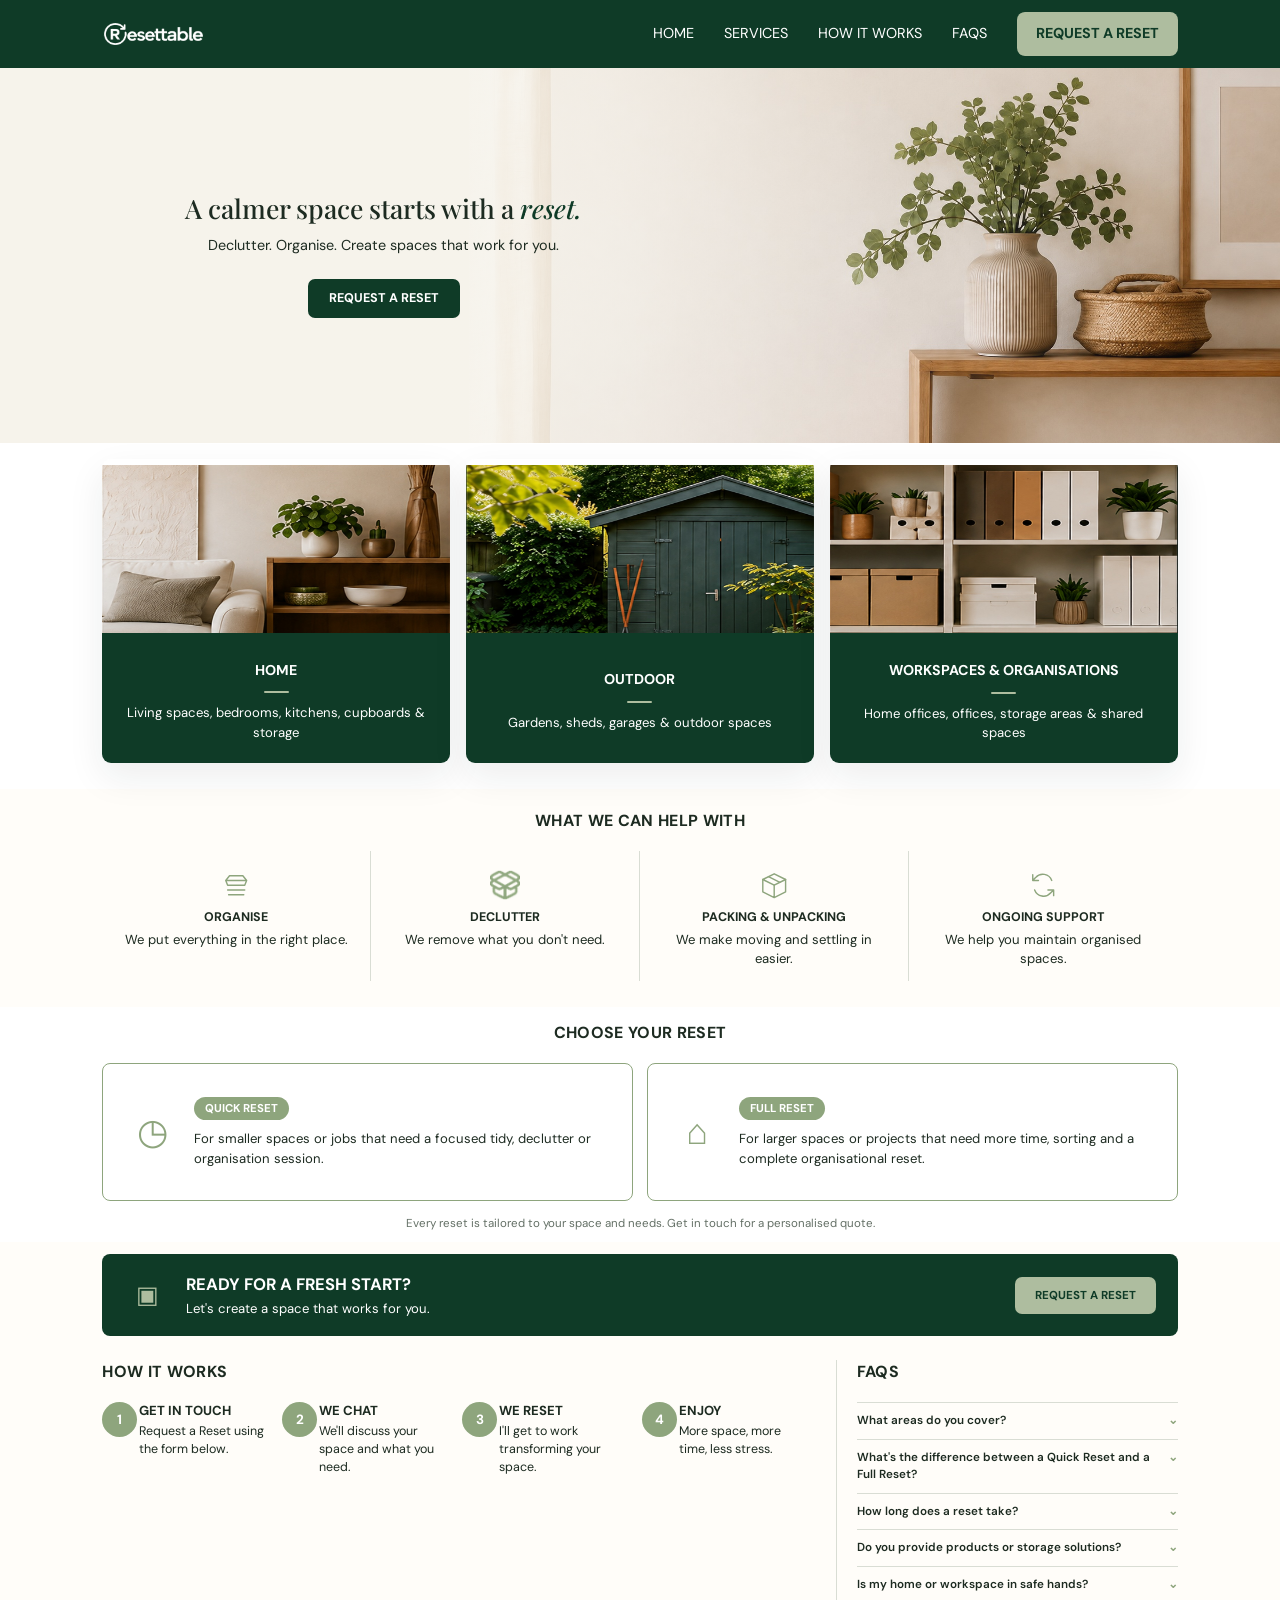
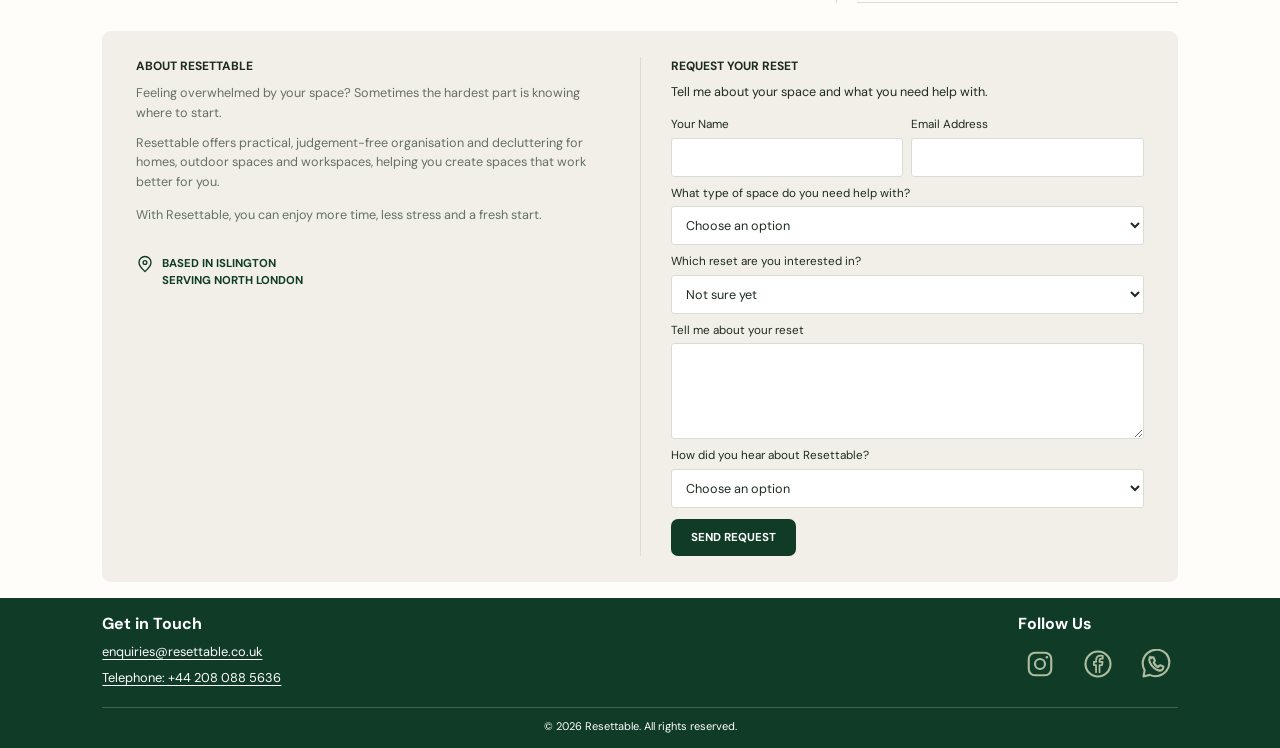
<file: index.html>
<!doctype html>
<html lang="en-GB">
<head>
  <meta charset="utf-8">
  <meta name="viewport" content="width=device-width, initial-scale=1">

  <link rel="icon" type="image/png" sizes="48x48" href="favicon-48.png">
  <link rel="icon" type="image/png" sizes="96x96" href="favicon-96.png">
  <link rel="icon" type="image/png" sizes="192x192" href="favicon-192.png">
  <link rel="apple-touch-icon" sizes="180x180" href="apple-touch-icon.png">
  <link rel="icon" type="image/png" href="favicon.png">
  <meta name="description" content="Resettable provides home organisation, decluttering and practical reset services for homes, outdoor spaces, workspaces and organisations across Islington and North London.">
  <meta name="theme-color" content="#123b27">
  <title>Resettable | Organisation & Decluttering in Islington & North London</title>
  <link rel="canonical" href="https://resettable.co.uk/">

  <link rel="preconnect" href="https://fonts.googleapis.com">
  <link rel="preconnect" href="https://fonts.gstatic.com" crossorigin>
  <link href="https://fonts.googleapis.com/css2?family=DM+Sans:wght@400;500;600;700&family=Playfair+Display:ital,wght@0,500;1,500&display=swap" rel="stylesheet">
  <link rel="stylesheet" href="styles.css?v=20261101-phase4-final">
  <noscript><style>
    .reveal{opacity:1;transform:none}
    @media(max-width:850px){
      .site-header{flex-wrap:wrap}
      .menu-toggle{display:none !important}
      .site-nav{position:static !important;transform:none !important;visibility:visible !important;pointer-events:auto !important;width:100% !important;max-width:none !important;height:auto !important;padding:12px 0 !important;box-shadow:none !important}
      .site-nav::before{display:none !important}
    }
  </style></noscript>
</head>

<body class="phase4-site page-home">
<a class="site-skip-link" href="#top">Skip to main content</a>
<header class="site-header">
  <a class="brand back-to-top" href="#top" aria-label="Resettable home">
    <img src="assets/resettable-future-logo.png" alt="Resettable" class="future-brand-logo">
  </a>

  <button class="menu-toggle" type="button" aria-expanded="false" aria-controls="site-nav">Menu</button>

  <nav class="site-nav" id="site-nav">
    <a href="#top">Home</a>
    <a href="#services">Services</a>
    <a href="#process">How it works</a>
    <a href="#faq">FAQs</a>
    <a hidden data-app-promotion-hidden href="get-the-app.html">Resettable App</a>
    <a class="nav-button" href="#request">Request a Reset</a>
  </nav>
</header>

<main id="top" tabindex="-1">

  <!-- HERO -->
  <section class="hero">
    <div class="hero-copy reveal">
      <h1>A calmer space starts with a <em>reset.</em></h1>
      <p>Declutter. Organise. Create spaces that work for you.</p>
      <a class="button dark-button" href="#request">Request a Reset</a>
    </div>

  </section>

  <!-- WHAT RESETTABLE DOES -->
  <section class="space-cards-wrap" id="services">
    <div class="space-cards">
      <a class="space-card reveal" href="#request">
        <div class="space-image home"></div>
        <div class="space-copy">
          <h2>Home</h2>
          <span class="service-dash" aria-hidden="true"></span>
          <p>Living spaces, bedrooms, kitchens, cupboards &amp; storage</p>
        </div>
      </a>

      <a class="space-card reveal" href="#request">
        <div class="space-image outdoor"></div>
        <div class="space-copy">
          <h2>Outdoor</h2>
          <span class="service-dash" aria-hidden="true"></span>
          <p>Gardens, sheds, garages &amp; outdoor spaces</p>
        </div>
      </a>

      <a class="space-card reveal" href="#request">
        <div class="space-image workspace"></div>
        <div class="space-copy">
          <h2>Workspaces &amp; Organisations</h2>
          <span class="service-dash" aria-hidden="true"></span>
          <p>Home offices, offices, storage areas &amp; shared spaces</p>
        </div>
      </a>
    </div>
  </section>

  <!-- WHAT WE CAN HELP WITH -->
  <section class="what-we-do">
    <div class="section-title reveal">
      <h2>What We Can Help With</h2>
    </div>

    <div class="what-grid">
      <article class="what-card reveal">
        <div class="line-icon service-icon-svg" aria-hidden="true">
          <svg viewBox="0 0 32 32" focusable="false"><path d="M5 11 9 6h14l4 5M5 11h22l-2 5H7l-2-5ZM7 21h18M8 26h16"></path></svg>
        </div>
        <h3>Organise</h3>
        <p>We put everything in the right place.</p>
      </article>

      <article class="what-card reveal">
        <div class="line-icon service-icon-svg" aria-hidden="true">
          <img src="assets/declutter-box.png" alt="">
        </div>
        <h3>Declutter</h3>
        <p>We remove what you don't need.</p>
      </article>

      <article class="what-card reveal">
        <div class="line-icon service-icon-svg" aria-hidden="true">
          <svg viewBox="0 0 32 32" focusable="false"><path d="m4 10 12-6 12 6-12 6-12-6Z"></path><path d="M4 10v13l12 6 12-6V10M16 16v13M10 7l12 6"></path></svg>
        </div>
        <h3>Packing &amp; Unpacking</h3>
        <p>We make moving and settling in easier.</p>
      </article>

      <article class="what-card reveal">
        <div class="line-icon service-icon-svg" aria-hidden="true">
          <svg viewBox="0 0 32 32" focusable="false"><path d="M25 11a10 10 0 0 0-17-3L5 11M5 5v6h6M7 21a10 10 0 0 0 17 3l3-3m0 6v-6h-6"></path></svg>
        </div>
        <h3>Ongoing Support</h3>
        <p>We help you maintain organised spaces.</p>
      </article>
    </div>
  </section>

  <!-- CHOOSE YOUR RESET -->
  <section class="reset-levels">
    <div class="section-title reveal">
      <h2>Choose Your Reset</h2>
    </div>

    <div class="reset-level-grid">
      <a class="reset-level-card reveal reset-choice-link" href="#request" data-reset-choice="Quick Reset">
        <div class="reset-level-icon">◷</div>
        <div>
          <span>Quick Reset</span>
          <p>For smaller spaces or jobs that need a focused tidy, declutter or organisation session.</p>
        </div>
      </a>

      <a class="reset-level-card reveal reset-choice-link" href="#request" data-reset-choice="Full Reset">
        <div class="reset-level-icon">⌂</div>
        <div>
          <span>Full Reset</span>
          <p>For larger spaces or projects that need more time, sorting and a complete organisational reset.</p>
        </div>
      </a>
    </div>
    <p class="reset-quote">Every reset is tailored to your space and needs. Get in touch for a personalised quote.</p>
  </section>

  <!-- CTA STRIP -->
  <section class="cta-strip reveal">
    <div class="cta-icon">▣</div>
    <div>
      <h2>Ready for a fresh start?</h2>
      <p>Let's create a space that works for you.</p>
    </div>
    <a class="button light-button" href="#request">Request a Reset</a>
  </section>

  <!-- HOW IT WORKS + FAQ -->
  <section class="process-faq-wrap">
    <div class="process-column" id="process">
      <div class="section-title left reveal">
        <h2>How It Works</h2>
      </div>

      <div class="process-steps">
        <article class="process-step reveal">
          <span>1</span>
          <div>
            <h3>Get in touch</h3>
            <p>Request a Reset using the form below.</p>
          </div>
        </article>

        <article class="process-step reveal">
          <span>2</span>
          <div>
            <h3>We chat</h3>
            <p>We'll discuss your space and what you need.</p>
          </div>
        </article>

        <article class="process-step reveal">
          <span>3</span>
          <div>
            <h3>We reset</h3>
            <p>I'll get to work transforming your space.</p>
          </div>
        </article>

        <article class="process-step reveal">
          <span>4</span>
          <div>
            <h3>Enjoy</h3>
            <p>More space, more time, less stress.</p>
          </div>
        </article>
      </div>
    </div>

    <div class="faq-column" id="faq">
      <div class="section-title left reveal">
        <h2>FAQs</h2>
      </div>

      <div class="faq-list reveal">
        <details>
          <summary>What areas do you cover?</summary>
          <p>Resettable is based in Islington and works across North London and surrounding areas.</p>
        </details>

        <details>
          <summary>What's the difference between a Quick Reset and a Full Reset?</summary>
          <p>A Quick Reset is best for smaller, focused jobs. A Full Reset is better for larger or more involved spaces that need deeper sorting and organisation.</p>
        </details>

        <details>
          <summary>How long does a reset take?</summary>
          <p>It depends on the size and condition of the space. We can discuss this before the reset so you know what to expect.</p>
        </details>

        <details>
          <summary>Do you provide products or storage solutions?</summary>
          <p>Where useful, practical storage solutions can be discussed as part of the reset.</p>
        </details>

        <details>
          <summary>Is my home or workspace in safe hands?</summary>
          <p>Yes. Resettable takes a practical, respectful and judgement-free approach, and is DBS checked.</p>
        </details>
      </div>
    </div>
  </section>

  <!-- ABOUT + REQUEST MERGED -->
  <section class="about-request" id="request">
    <div class="about-panel reveal">
      <p class="eyebrow">About Resettable</p>
      <h2>Feeling overwhelmed by your space? Sometimes the hardest part is knowing where to start.</h2>
      <p>Resettable offers practical, judgement-free organisation and decluttering for homes, outdoor spaces and workspaces, helping you create spaces that work better for you.</p>
      <p class="about-signoff">With Resettable, you can enjoy more time, less stress and a fresh start.</p>

      <div class="about-badges">
        <div class="badge">
          <svg class="location-icon" viewBox="0 0 24 24" aria-hidden="true">
            <path d="M20 10c0 5-8 12-8 12S4 15 4 10a8 8 0 1 1 16 0Z"></path>
            <circle cx="12" cy="10" r="2.5"></circle>
          </svg>
          <span>Based in Islington<br>Serving North London</span>
        </div>
      </div>
    </div>

    <div class="section-divider" aria-hidden="true"></div>

    <div class="request-panel reveal">
      <p class="eyebrow">Request Your Reset</p>
      <p class="request-intro">Tell me about your space and what you need help with.</p>

      <form action="https://formspree.io/f/mnpalzwv" method="POST" class="reset-form">
        <input type="hidden" name="_subject" value="New Resettable enquiry">

        <div class="form-row">
          <label>
            <span>Your Name</span>
            <input type="text" name="name" required autocomplete="name">
          </label>

          <label>
            <span>Email Address</span>
            <input type="email" name="email" required autocomplete="email">
          </label>
        </div>

        <label>
          <span>What type of space do you need help with?</span>
          <select name="space" required>
            <option value="">Choose an option</option>
            <option>Home</option>
            <option>Outdoor</option>
            <option>Workspaces & Organisations</option>
            <option>Something else</option>
          </select>
        </label>

        <label>
          <span>Which reset are you interested in?</span>
          <select name="reset_level">
            <option value="">Not sure yet</option>
            <option>Quick Reset</option>
            <option>Full Reset</option>
          </select>
        </label>

<label>
  <span>Tell me about your reset</span>
  <textarea name="message" rows="4"></textarea>
</label>

<label>
  <span>How did you hear about Resettable?</span>
  <select name="referral_source">
    <option value="">Choose an option</option>
    <option>Google</option>
    <option>Facebook</option>
    <option>Instagram</option>
    <option>Nextdoor</option>
    <option>Flyer</option>
    <option>Recommendation / word of mouth</option>
    <option>Other</option>
  </select>
</label>

<button class="button dark-button submit-button" type="submit">Send Request</button>
      </form>

    </div>
  </section>

  <!-- Everyday app companion -->
  <section hidden data-app-promotion-hidden class="app-intro app-intro-compact" id="resettable-app" aria-labelledby="app-intro-title">
    <div class="app-intro-heading">
      <svg class="app-intro-icon" viewBox="0 0 48 48" aria-hidden="true" focusable="false">
        <rect x="10" y="4" width="28" height="40" rx="7"></rect>
        <path d="m17 23 5 5 10-12M21 37h6"></path>
      </svg>
      <h2 id="app-intro-title">Get the Resettable App</h2>
    </div>
    <p class="app-intro-description">A little support, whenever you need it. Create checklists, set goals and track your progress at your own pace.</p>
    <div class="app-intro-actions">
      <a class="app-intro-button" href="get-the-app.html">Learn More</a>
      <a class="app-intro-button" href="https://sinphz.github.io/resettable-app/">Open the App</a>
    </div>
    <p class="app-intro-support">Free to use in your browser · Install on your phone</p>
  </section>

</main>



<footer class="site-footer site-footer-contact">
  <div class="footer-columns">
    <div class="footer-contact">
      <h2>Get in Touch</h2>
      <p><a href="mailto:enquiries@resettable.co.uk">enquiries@resettable.co.uk</a></p>
      <p><a href="tel:+442080885636">Telephone: +44 208 088 5636</a></p>
    </div>
    <div class="footer-social">
      <h2>Follow Us</h2>
      <div class="social-icons">
        <a href="https://www.instagram.com/resettableco/" target="_blank" rel="noopener" aria-label="Instagram">
          <svg viewBox="0 0 24 24" aria-hidden="true">
            <rect x="3" y="3" width="18" height="18" rx="5"></rect>
            <circle cx="12" cy="12" r="4"></circle>
            <circle class="dot" cx="17.5" cy="6.5" r="1"></circle>
          </svg>
        </a>

        <a href="https://facebook.com/resettable" target="_blank" rel="noopener" aria-label="Facebook">
          <svg viewBox="0 0 24 24" aria-hidden="true">
            <circle cx="12" cy="12" r="10"></circle>
            <g transform="translate(2.1 2.1) scale(0.825)"><path d="M13.5 20v-7h2.5l.4-3h-2.9V8.4c0-.9.3-1.6 1.7-1.6H16.6V4.1c-.6-.1-1.3-.2-2-.2-2.7 0-4.5 1.6-4.5 4.6V10H8v3h2.1v7"></path></g>
          </svg>
        </a>

        <a href="https://wa.me/442080885636" target="_blank" rel="noopener" aria-label="WhatsApp">
          <svg viewBox="0 0 24 24" aria-hidden="true">
            <path d="M20.2 3.8A11 11 0 0 0 2.9 17.1L2 22l5-1.3A11 11 0 0 0 20.2 3.8Z"></path>
            <path d="M8.4 7.2c.2-.4.4-.5.8-.5h.5c.2 0 .4.1.5.4l.8 2c.1.3 0 .5-.1.7l-.6.8c-.2.2-.2.4 0 .7.7 1.2 1.7 2.2 2.9 2.9.3.2.5.2.7 0l.9-1c.2-.2.4-.3.7-.2l2 .9c.3.1.4.3.4.5 0 .4-.2 1.8-1.2 2.4-.7.4-1.6.6-2.6.3-1-.3-2.4-.9-4-2.3-1.4-1.2-2.4-2.7-3-4.1-.6-1.3-.6-2.5-.3-3.2.2-.5.5-1 .6-1.3Z"></path>
          </svg>
        </a>
      </div>
    </div>
  </div>
  <p class="footer-copyright">© 2026 Resettable. All rights reserved.</p>
</footer>

<script src="script.js?v=20261101-phase4-final"></script>
</body>
</html>
</file>
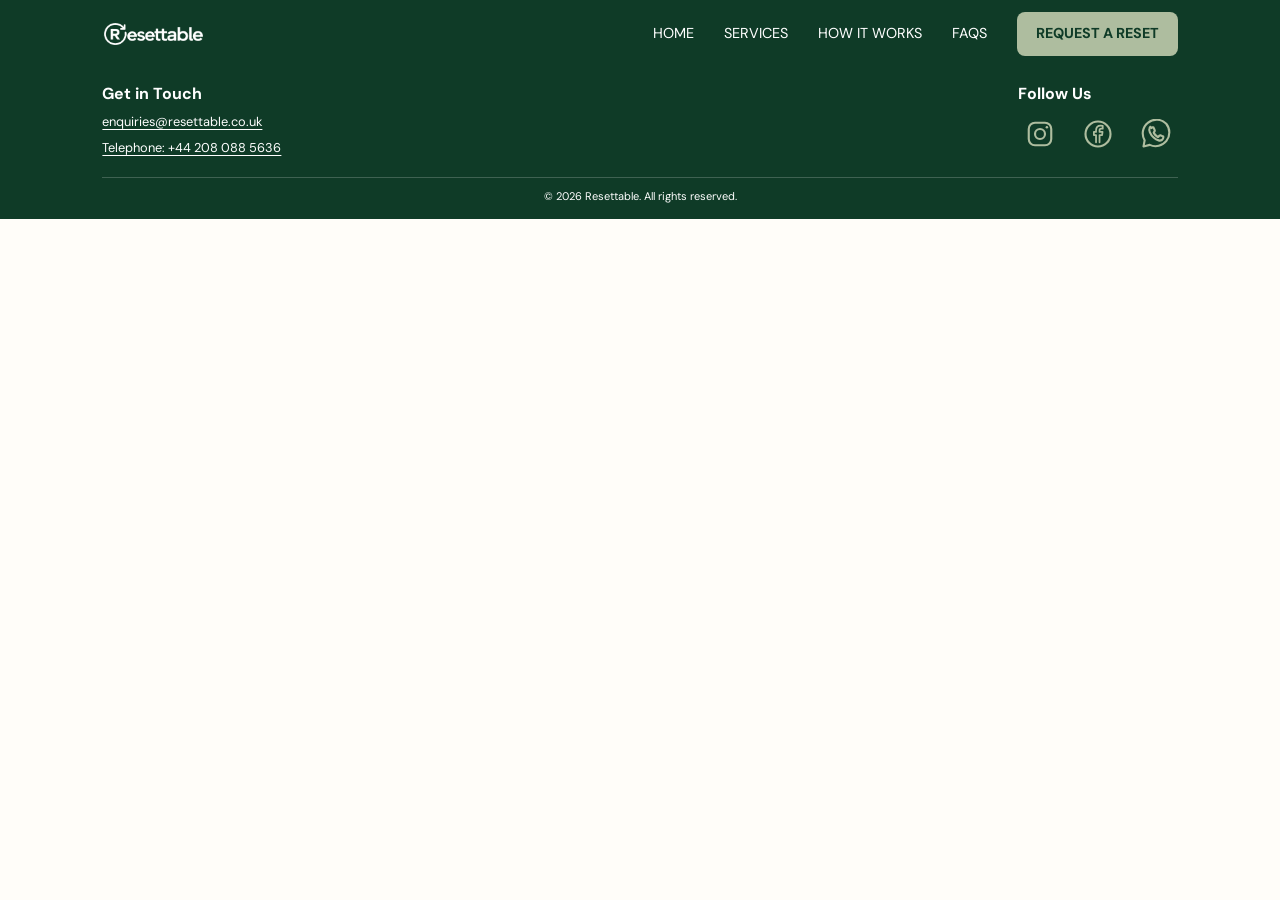
<file: get-the-app.html>
<!doctype html>
<html lang="en-GB">
<head>
  <meta charset="utf-8">
  <meta name="viewport" content="width=device-width, initial-scale=1">

  <link rel="icon" type="image/png" sizes="48x48" href="favicon-48.png">
  <link rel="icon" type="image/png" sizes="96x96" href="favicon-96.png">
  <link rel="icon" type="image/png" sizes="192x192" href="favicon-192.png">
  <link rel="apple-touch-icon" sizes="180x180" href="apple-touch-icon.png">
  <link rel="icon" type="image/png" href="favicon.png">
  <meta name="description" content="Create checklists, set goals, use timed Reset Sessions and track your progress. Use the free Resettable app in your browser or install it on your phone.">
  <meta name="theme-color" content="#123b27">
  <title>Get the Resettable App | Resettable</title>
  <link rel="canonical" href="https://resettable.co.uk/get-the-app.html">

  <link rel="preconnect" href="https://fonts.googleapis.com">
  <link rel="preconnect" href="https://fonts.gstatic.com" crossorigin>
  <link href="https://fonts.googleapis.com/css2?family=DM+Sans:wght@400;500;600;700&family=Playfair+Display:ital,wght@0,500;1,500&display=swap" rel="stylesheet">
  <link rel="stylesheet" href="styles.css?v=20261101-phase4-final">
  <noscript><style>
    .reveal{opacity:1;transform:none}
    @media(max-width:850px){
      .site-header{flex-wrap:wrap}
      .menu-toggle{display:none !important}
      .site-nav{position:static !important;transform:none !important;visibility:visible !important;pointer-events:auto !important;width:100% !important;max-width:none !important;height:auto !important;padding:12px 0 !important;box-shadow:none !important}
      .site-nav::before{display:none !important}
    }
  </style></noscript>
</head>

<body class="phase4-site page-app">
<a class="site-skip-link" href="#top">Skip to main content</a>
<header class="site-header">
  <a class="brand back-to-top" href="./" aria-label="Resettable home">
    <img src="assets/resettable-future-logo.png" alt="Resettable" class="future-brand-logo">
  </a>

  <button class="menu-toggle" type="button" aria-expanded="false" aria-controls="site-nav">Menu</button>

  <nav class="site-nav" id="site-nav">
    <a href="./">Home</a>
    <a href="./#services">Services</a>
    <a href="./#process">How it works</a>
    <a href="./#faq">FAQs</a>
    <a hidden data-app-promotion-hidden href="get-the-app.html" aria-current="page">Resettable App</a>
    <a class="nav-button" href="./#request">Request a Reset</a>
  </nav>
</header>
<main id="top" tabindex="-1">
  <section hidden data-app-promotion-hidden class="app-intro app-page" aria-labelledby="app-page-title">
    <div class="app-intro-heading">
      <svg class="app-intro-icon" viewBox="0 0 48 48" aria-hidden="true" focusable="false">
        <rect x="10" y="4" width="28" height="40" rx="7"></rect>
        <path d="m17 23 5 5 10-12M21 37h6"></path>
      </svg>
      <div>
        <p class="app-intro-eyebrow">A LITTLE SUPPORT, WHENEVER YOU NEED IT</p>
        <h1 id="app-page-title">Get the Resettable App</h1>
      </div>
    </div>
    <p>Create checklists, set goals and track your progress at your own pace. Whether you have a few minutes or time for a bigger reset, take it one manageable step at a time.</p>
    <ul class="app-benefits">
      <li><strong>Checklists:</strong> break organising into small, practical tasks.</li>
      <li><strong>Goals:</strong> choose what you want to work towards in your space.</li>
      <li><strong>Timed Reset Sessions:</strong> set aside focused time for your next reset.</li>
      <li><strong>Progress tracking:</strong> see the steps you have completed along the way.</li>
    </ul>
    <a class="app-intro-button" href="https://sinphz.github.io/resettable-app/">Open the App</a>
    <p>Free to use directly in your browser. Installation is optional: add it to your Home Screen for easy access.</p>
    <p>Your working progress stays in the browser you use. For another browser or device, use the app's backup tools to transfer it.</p>
    <div class="app-intro-install">
      <p class="app-intro-note">Open the app first, then follow the installation instructions below. You can also keep using it in your browser without installing it.</p>
      <details>
        <summary>Add to your iPhone Home Screen</summary>
        <ol>
          <li>Open the Resettable app in Safari.</li>
          <li>Tap Share (or open the relevant browser menu).</li>
          <li>Select Add to Home Screen.</li>
          <li>If available, enable Open as Web App, then tap Add.</li>
        </ol>
      </details>
      <details>
        <summary>Install on Android</summary>
        <ol>
          <li>Open the Resettable app in Chrome.</li>
          <li>Open the three-dot menu.</li>
          <li>Select Install app or Add to Home screen.</li>
          <li>Follow the on-screen instructions.</li>
        </ol>
      </details>
    </div>

    <div class="app-page-services">
      <h2>Would you like a helping hand?</h2>
      <p>Resettable offers practical, judgement-free organisation and decluttering services in Islington and North London.</p>
      <div class="app-intro-actions">
        <a class="app-intro-button" href="./#services">Explore our professional services</a>
        <a class="button dark-button" href="./#request">Request a Reset</a>
      </div>
      <a class="app-home-link" href="./">Back to the homepage</a>
    </div>
  </section>
</main>
<footer class="site-footer site-footer-contact">
  <div class="footer-columns">
    <div class="footer-contact">
      <h2>Get in Touch</h2>
      <p><a href="mailto:enquiries@resettable.co.uk">enquiries@resettable.co.uk</a></p>
      <p><a href="tel:+442080885636">Telephone: +44 208 088 5636</a></p>
    </div>
    <div class="footer-social">
      <h2>Follow Us</h2>
      <div class="social-icons">
        <a href="https://www.instagram.com/resettableco/" target="_blank" rel="noopener" aria-label="Instagram">
          <svg viewBox="0 0 24 24" aria-hidden="true">
            <rect x="3" y="3" width="18" height="18" rx="5"></rect>
            <circle cx="12" cy="12" r="4"></circle>
            <circle class="dot" cx="17.5" cy="6.5" r="1"></circle>
          </svg>
        </a>

        <a href="https://facebook.com/resettable" target="_blank" rel="noopener" aria-label="Facebook">
          <svg viewBox="0 0 24 24" aria-hidden="true">
            <circle cx="12" cy="12" r="10"></circle>
            <g transform="translate(2.1 2.1) scale(0.825)"><path d="M13.5 20v-7h2.5l.4-3h-2.9V8.4c0-.9.3-1.6 1.7-1.6H16.6V4.1c-.6-.1-1.3-.2-2-.2-2.7 0-4.5 1.6-4.5 4.6V10H8v3h2.1v7"></path></g>
          </svg>
        </a>

        <a href="https://wa.me/442080885636" target="_blank" rel="noopener" aria-label="WhatsApp">
          <svg viewBox="0 0 24 24" aria-hidden="true">
            <path d="M20.2 3.8A11 11 0 0 0 2.9 17.1L2 22l5-1.3A11 11 0 0 0 20.2 3.8Z"></path>
            <path d="M8.4 7.2c.2-.4.4-.5.8-.5h.5c.2 0 .4.1.5.4l.8 2c.1.3 0 .5-.1.7l-.6.8c-.2.2-.2.4 0 .7.7 1.2 1.7 2.2 2.9 2.9.3.2.5.2.7 0l.9-1c.2-.2.4-.3.7-.2l2 .9c.3.1.4.3.4.5 0 .4-.2 1.8-1.2 2.4-.7.4-1.6.6-2.6.3-1-.3-2.4-.9-4-2.3-1.4-1.2-2.4-2.7-3-4.1-.6-1.3-.6-2.5-.3-3.2.2-.5.5-1 .6-1.3Z"></path>
          </svg>
        </a>
      </div>
    </div>
  </div>
  <p class="footer-copyright">© 2026 Resettable. All rights reserved.</p>
</footer>

<script src="script.js?v=20261101-phase4-final"></script>
</body>
</html>
</file>
<file: styles.css>
:root{
  --deep:#0f3b27;
  --sage:#8ea57d;
  --sage-light:#aebd9f;
  --cream:#f6f3eb;
  --paper:#fffdf9;
  --soft:#f2efe8;
  --ink:#1d2b21;
  --muted:#647066;
  --line:#d9ddd4;
  --shadow:0 14px 36px rgba(29,43,33,.08);
}

*{box-sizing:border-box}
html{scroll-behavior:smooth}
body{margin:0;background:var(--paper);color:var(--ink);font-family:"DM Sans",sans-serif;line-height:1.5}
a{color:inherit;text-decoration:none}
img,svg{display:block}
button,input,select,textarea{font:inherit}
h1,h2,h3,p{margin-top:0}

/* Header */
.site-header{position:sticky;top:0;z-index:50;display:flex;align-items:center;justify-content:space-between;min-height:58px;padding:8px 8vw;background:var(--deep);color:#fff}
.brand-logo{width:82px;height:auto;filter:brightness(0) invert(1)}
.site-nav{display:flex;align-items:center;gap:24px;font-size:.72rem;text-transform:uppercase}
.nav-button{padding:9px 15px;border-radius:8px;background:var(--sage-light);color:var(--deep);font-weight:700}
.menu-toggle{display:none;border:0;background:none;color:#fff;font-weight:700}

/* Hero */
.hero{
  min-height:300px;
  display:flex;
  align-items:center;
  overflow:hidden;
  background:
    linear-gradient(90deg,rgba(246,243,235,.98) 0%,rgba(246,243,235,.95) 28%,rgba(246,243,235,.68) 46%,rgba(246,243,235,.16) 68%,rgba(246,243,235,0) 100%),
    url("hero-banner.jpg") center center / 100% 100% no-repeat;
}
.hero-copy{width:52%;padding-left:8vw;text-align:center}
.hero h1{max-width:470px;margin:0 auto 10px;font-family:"Playfair Display",serif;font-size:1.5rem;font-weight:500;line-height:1.18}
.hero h1 em{color:var(--deep);font-style:italic}
.hero p{max-width:330px;margin:0 auto 18px;font-size:.73rem}
.button{display:inline-flex;align-items:center;justify-content:center;padding:10px 20px;border:0;border-radius:7px;font-size:.72rem;font-weight:700;text-transform:uppercase;cursor:pointer}
.dark-button{background:var(--deep);color:#fff}
.light-button{background:var(--sage-light);color:var(--deep)}

/* Space cards */
.space-cards-wrap{padding:16px 8vw 26px;background:#fff}
.space-cards{display:grid;grid-template-columns:repeat(3,minmax(0,1fr));gap:16px;align-items:stretch}
.space-card{display:flex;flex-direction:column;height:100%;overflow:hidden;border-radius:9px;background:#fff;box-shadow:var(--shadow)}
.space-image{flex:0 0 135px;height:135px;background-position:center;background-size:cover}
.space-image.home{background-image:url("home-card.jpg")}
.space-image.outdoor{background-image:url("outdoor-card.jpg")}
.space-image.workspace{background-image:url("workspaces-card.jpg")}
.space-copy{display:flex;flex:1 1 auto;flex-direction:column;justify-content:center;min-height:88px;padding:13px 14px;background:var(--deep);color:#fff;text-align:center}
.space-copy h2{min-height:2.05em;display:flex;align-items:center;justify-content:center;margin:0 0 5px;color:#fff;font-size:.8rem;text-transform:uppercase}
.space-copy p{margin:0;font-size:.67rem}

/* What Resettable does */
.what-we-do{padding:20px 8vw 26px;background:var(--paper)}
.section-title{margin-bottom:18px;text-align:center}
.section-title.left{text-align:left}
.section-title h2{margin-bottom:0;font-size:.9rem;text-transform:uppercase;letter-spacing:.02em}
.what-grid{display:grid;grid-template-columns:repeat(4,minmax(0,1fr))}
.what-card{padding:10px 22px;text-align:center;border-right:1px solid var(--line)}
.what-card:last-child{border-right:0}
.line-icon{margin-bottom:8px;color:var(--sage);font-size:1.9rem}
.what-card h3{margin-bottom:5px;font-size:.7rem;text-transform:uppercase}
.what-card p{margin-bottom:0;font-size:.63rem}

/* Quick/full */
.reset-levels{padding:14px 8vw 10px;background:#fff}
.reset-level-grid{display:grid;grid-template-columns:repeat(2,minmax(0,1fr));gap:14px}
.reset-level-card{display:grid;grid-template-columns:54px 1fr;align-items:center;gap:15px;min-height:110px;padding:18px 22px;border:1.5px solid var(--sage);border-radius:8px;background:#fff}
.reset-level-icon{color:var(--sage);font-size:1.8rem;text-align:center}
.reset-level-card span{display:inline-block;margin-bottom:9px;padding:3px 11px;border-radius:999px;background:var(--sage);color:#fff;font-size:.63rem;font-weight:700;text-transform:uppercase}
.reset-level-card p{margin-bottom:0;font-size:.65rem}

/* CTA */
.cta-strip{display:grid;grid-template-columns:46px 1fr auto;align-items:center;gap:16px;margin:12px 8vw 0;padding:14px 22px;border-radius:8px;background:var(--deep);color:#fff}
.cta-icon{color:var(--sage-light);font-size:1.5rem;text-align:center}
.cta-strip h2{margin-bottom:2px;color:#fff;font-size:1rem;text-transform:uppercase}
.cta-strip p{margin-bottom:0;font-size:.65rem}

/* Process + FAQ */
.process-faq-wrap{display:grid;grid-template-columns:1.65fr .8fr;gap:28px;padding:24px 8vw 28px}
.process-steps{display:grid;grid-template-columns:repeat(4,minmax(0,1fr));gap:14px}
.process-step{display:grid;grid-template-columns:28px 1fr;gap:9px;align-items:start}
.process-step>span{display:grid;place-items:center;width:28px;height:28px;border-radius:50%;background:var(--sage);color:#fff;font-size:.67rem;font-weight:700}
.process-step h3{margin-bottom:3px;font-size:.63rem;text-transform:uppercase}
.process-step p{margin-bottom:0;font-size:.58rem}
.faq-column{padding-left:20px;border-left:1px solid var(--line)}
.faq-list details{padding:9px 0;border-top:1px solid var(--line)}
.faq-list details:last-child{border-bottom:1px solid var(--line)}
.faq-list summary{display:flex;justify-content:space-between;gap:10px;list-style:none;cursor:pointer;font-size:.62rem;font-weight:600}
.faq-list summary::-webkit-details-marker{display:none}
.faq-list summary::after{content:"⌄";color:var(--sage)}
.faq-list p{margin:7px 0 0;color:var(--muted);font-size:.58rem}

/* About + request */
.about-request{display:grid;grid-template-columns:1fr 1px 1fr;gap:30px;margin:0 8vw 16px;padding:26px 34px;border-radius:9px;background:var(--soft)}
.section-divider{background:var(--line)}
.eyebrow{margin-bottom:8px;font-size:.67rem;font-weight:700;text-transform:uppercase}
.about-panel h2{margin-bottom:10px;font-size:1rem}
.about-panel>p:not(.eyebrow){max-width:520px;color:var(--muted);font-size:.65rem}
.about-badges{display:flex;gap:28px;flex-wrap:wrap;margin-top:30px}
.badge{display:flex;gap:8px;align-items:flex-start;color:var(--deep);font-size:.63rem;font-weight:700;text-transform:uppercase}
.location-icon{width:18px;height:18px;flex:0 0 18px;fill:none;stroke:var(--deep);stroke-width:1.8;stroke-linecap:round;stroke-linejoin:round}
.request-intro{margin-bottom:14px;font-size:.63rem}
.reset-form{display:grid;gap:8px}
.form-row{display:grid;grid-template-columns:repeat(2,minmax(0,1fr));gap:8px}
.reset-form label{display:grid;gap:4px}
.reset-form label span{font-size:.54rem}
.reset-form input,.reset-form select,.reset-form textarea{width:100%;padding:7px 8px;border:1px solid var(--line);border-radius:3px;background:#fff;color:var(--ink);font-size:.62rem}
.submit-button{justify-self:start;margin-top:3px}
.social-icons{display:flex;gap:14px;margin-top:12px}
.social-icons a{display:grid;place-items:center;width:30px;height:30px}
.social-icons svg{width:30px;height:30px;fill:none;stroke:var(--deep);stroke-width:1.7;stroke-linecap:round;stroke-linejoin:round}
.social-icons .dot{fill:var(--deep);stroke:none}

/* Footer */
.site-footer{padding:11px 8vw;background:var(--deep);color:#fff;text-align:center}
.site-footer p{margin:0;font-size:.6rem}


/* Animation */
.reveal{opacity:0;transform:translateY(10px);transition:opacity .45s ease,transform .45s ease}
.reveal.visible{opacity:1;transform:none}

/* Tablet */
@media(max-width:850px){
  .site-nav{display:none;position:absolute;top:58px;left:0;right:0;flex-direction:column;align-items:flex-start;gap:12px;padding:16px 6vw;background:var(--deep)}
  .site-nav.open{display:flex}
  .menu-toggle{display:block}

  .hero{
    min-height:260px;
    background:
      linear-gradient(90deg,rgba(246,243,235,.98) 0%,rgba(246,243,235,.95) 30%,rgba(246,243,235,.66) 50%,rgba(246,243,235,.16) 72%,rgba(246,243,235,0) 100%),
      url("hero-banner.jpg") center center / 100% 100% no-repeat;
  }
  .hero-copy{width:55%;padding-left:6vw}
  .hero h1{font-size:1.34rem}
  .hero p{font-size:.66rem}

  .space-cards{grid-template-columns:repeat(3,minmax(0,1fr));gap:11px}
  .space-image{flex-basis:115px;height:115px}
  .space-copy{min-height:98px;padding:12px 10px 14px}
  .space-copy h2{font-size:.68rem}
  .space-copy p{font-size:.60rem;line-height:1.28}

  .what-grid{grid-template-columns:repeat(2,minmax(0,1fr))}
  .what-card{min-height:145px;padding:20px 16px;border-right:0;border-bottom:1px solid var(--line)}
  .what-card:nth-child(odd){border-right:1px solid var(--line)}
  .what-card:nth-last-child(-n+2){border-bottom:0}

  .process-faq-wrap{grid-template-columns:1fr}
  .faq-column{padding-left:0;border-left:0}
  .process-steps{grid-template-columns:repeat(2,minmax(0,1fr))}
  .about-request{grid-template-columns:1fr}
  .section-divider{width:100%;height:1px}
}

/* Phone */
@media(max-width:560px){
  .site-header{padding:8px 5vw}
  .brand-logo{width:76px}

  .hero{
    min-height:225px;
    background:
      linear-gradient(90deg,rgba(246,243,235,.98) 0%,rgba(246,243,235,.94) 34%,rgba(246,243,235,.62) 58%,rgba(246,243,235,.14) 80%,rgba(246,243,235,0) 100%),
      url("hero-banner.jpg") center center / 100% 100% no-repeat;
  }
  .hero-copy{width:58%;padding-left:5vw}
  .hero h1{max-width:235px;font-size:1.02rem;line-height:1.18}
  .hero p{max-width:205px;font-size:.56rem}
  .hero .button{padding:8px 13px;font-size:.6rem}

  .space-cards-wrap{padding-left:4vw;padding-right:4vw}
  .space-cards{grid-template-columns:repeat(3,minmax(0,1fr));gap:6px}
  .space-image{flex-basis:82px;height:82px}
  .space-copy{min-height:138px;padding:10px 7px 12px}
  .space-copy h2{min-height:2.35em;font-size:.52rem;line-height:1.12}
  .space-copy p{font-size:.46rem;line-height:1.28}

  .what-grid{grid-template-columns:repeat(4,minmax(0,1fr))}
  .what-card{min-height:auto;padding:7px 4px;border-right:1px solid var(--line);border-bottom:0}
  .what-card:last-child{border-right:0}
  .line-icon{font-size:1.3rem}
  .what-card h3{font-size:.5rem}
  .what-card p{font-size:.45rem;line-height:1.25}

  .reset-levels{padding-left:5vw;padding-right:5vw}
  .reset-level-grid{grid-template-columns:1fr}
  .reset-level-card{grid-template-columns:40px 1fr;min-height:auto;padding:14px 16px}

  .cta-strip{grid-template-columns:34px 1fr;margin-left:5vw;margin-right:5vw}
  .cta-strip .button{grid-column:1/-1;width:100%}

  .process-faq-wrap{padding-left:5vw;padding-right:5vw}
  .process-steps{grid-template-columns:repeat(2,minmax(0,1fr))}

  .about-request{margin-left:5vw;margin-right:5vw;padding:22px 20px}
  .form-row{grid-template-columns:1fr}
}

/* Dark mode */
@media(prefers-color-scheme:dark){
  :root{
    --deep:#0d2e1f;
    --sage:#9caf8c;
    --sage-light:#b9c8ab;
    --cream:#20271f;
    --paper:#171d18;
    --soft:#222a22;
    --ink:#f2efe8;
    --muted:#bdc5bb;
    --line:#374137;
  }
  body{color-scheme:dark}
  .site-header{background:var(--deep)}
  .hero{
    background:
      linear-gradient(90deg,rgba(32,39,31,.98) 0%,rgba(32,39,31,.94) 28%,rgba(32,39,31,.64) 46%,rgba(32,39,31,.16) 68%,rgba(32,39,31,0) 100%),
      url("hero-banner.jpg") center center / 100% 100% no-repeat;
  }
  .space-cards-wrap,.reset-levels{background:var(--paper)}
  .space-card{background:var(--paper)}
  .what-we-do{background:var(--paper)}
  .reset-level-card{background:var(--paper)}
  .process-faq-wrap{background:var(--paper)}
  .about-request{background:var(--soft)}
  .reset-form input,.reset-form select,.reset-form textarea{background:#f3f0e8;color:#1d2b21}
  .location-icon{stroke:var(--sage-light)}
  .social-icons svg{stroke:var(--sage-light)}
  .social-icons .dot{fill:var(--sage-light)}
}


/* Final section-order refinement */
.space-cards-wrap > .section-title,
.reset-levels > .section-title,
.what-we-do > .section-title{
  margin-bottom:18px;
}

.about-panel > p:not(.eyebrow){
  margin-bottom:10px;
}


/* Final About cleanup */
.about-signoff{
  margin-top:14px;
  color:var(--deep) !important;
  font-weight:700;
  font-size:.68rem !important;
}

@media(prefers-color-scheme:dark){
  .about-signoff{
    color:var(--sage-light) !important;
  }
}


/* Keep the About message calm and compact */
.about-panel h2{
  font-size:.82rem !important;
  line-height:1.35 !important;
  max-width:440px;
  margin-bottom:10px;
}

@media(max-width:850px){
  .about-panel h2{
    font-size:.78rem !important;
  }
}

@media(max-width:560px){
  .about-panel h2{
    font-size:.74rem !important;
    line-height:1.35 !important;
  }
}


/* Final About intro: same size as the sentence beneath it, but bold */
.about-panel h2{
  font-family:"DM Sans",sans-serif !important;
  font-size:.65rem !important;
  line-height:1.5 !important;
  font-weight:700 !important;
  max-width:520px !important;
  margin-bottom:10px !important;
}

@media(max-width:850px){
  .about-panel h2{
    font-size:.65rem !important;
  }
}

@media(max-width:560px){
  .about-panel h2{
    font-size:.65rem !important;
    line-height:1.5 !important;
  }
}


/* ===== FINAL RESPONSIVE HERO IMAGES =====
   Desktop stays exactly as it is.
   Tablet and phone use their own clean, text-free hero images so CSS no longer
   has to crop/zoom the desktop image.
*/

/* User's final About preference: same size/weight/colour as the following sentence */
.about-panel h2{
  color:var(--muted) !important;
  font-weight:400 !important;
}

/* Tablet only */
@media (min-width:561px) and (max-width:850px){
  .hero{
    background:
      linear-gradient(90deg,
        rgba(246,243,235,.98) 0%,
        rgba(246,243,235,.95) 29%,
        rgba(246,243,235,.68) 48%,
        rgba(246,243,235,.16) 70%,
        rgba(246,243,235,0) 100%),
      url("hero-tablet.jpg") center center / cover no-repeat !important;
  }
}

/* Phone only */
@media (max-width:560px){
  .hero{
    background:
      linear-gradient(90deg,
        rgba(246,243,235,.98) 0%,
        rgba(246,243,235,.95) 34%,
        rgba(246,243,235,.66) 55%,
        rgba(246,243,235,.16) 77%,
        rgba(246,243,235,0) 100%),
      url("hero-mobile.jpg") center center / cover no-repeat !important;
  }
}

/* Matching dark-mode treatments */
@media (prefers-color-scheme:dark) and (min-width:561px) and (max-width:850px){
  .hero{
    background:
      linear-gradient(90deg,
        rgba(32,39,31,.98) 0%,
        rgba(32,39,31,.94) 29%,
        rgba(32,39,31,.66) 48%,
        rgba(32,39,31,.16) 70%,
        rgba(32,39,31,0) 100%),
      url("hero-tablet.jpg") center center / cover no-repeat !important;
  }
}

@media (prefers-color-scheme:dark) and (max-width:560px){
  .hero{
    background:
      linear-gradient(90deg,
        rgba(32,39,31,.98) 0%,
        rgba(32,39,31,.94) 34%,
        rgba(32,39,31,.64) 55%,
        rgba(32,39,31,.16) 77%,
        rgba(32,39,31,0) 100%),
      url("hero-mobile.jpg") center center / cover no-repeat !important;
  }
}


/* Quick / Full Reset cards are clickable */
.reset-choice-link{
  color:inherit;
  cursor:pointer;
  transition:transform .2s ease, box-shadow .2s ease, background .2s ease;
}

.reset-choice-link:hover,
.reset-choice-link:focus-visible{
  transform:translateY(-3px);
  box-shadow:var(--shadow);
  outline:none;
}


/* ==========================================================
   RESETTABLE — LAUNCH POLISH
   ========================================================== */

/* 2. Desktop + tablet: all 3 space cards and image areas match exactly */
@media (min-width:561px) {
  .space-cards{
    align-items:stretch !important;
    grid-auto-rows:1fr !important;
  }

  .space-card{
    display:flex !important;
    flex-direction:column !important;
    height:100% !important;
  }

  .space-image{
    flex:0 0 135px !important;
    height:135px !important;
    min-height:135px !important;
  }

  .space-copy{
    flex:1 1 auto !important;
    min-height:104px !important;
    display:flex !important;
    flex-direction:column !important;
    justify-content:center !important;
  }

  .space-copy h2{
    min-height:2.2em !important;
    display:flex !important;
    align-items:center !important;
    justify-content:center !important;
  }
}

@media (min-width:561px) and (max-width:850px) {
  .space-image{
    flex-basis:115px !important;
    height:115px !important;
    min-height:115px !important;
  }

  .space-copy{
    min-height:112px !important;
  }

  .space-copy h2{
    min-height:2.35em !important;
  }
}

/* 3. Dark mode: trust/location details must remain visible */
@media (prefers-color-scheme:dark) {
  .about-badges,
  .about-badges .badge,
  .about-badges .badge span{
    color:var(--sage-light) !important;
  }

  .location-icon{
    stroke:var(--sage-light) !important;
  }
}

/* 4. Phone: use a much wider, pulled-back hero composition */
@media (max-width:560px) {
  .hero{
    background:
      linear-gradient(90deg,
        rgba(246,243,235,.98) 0%,
        rgba(246,243,235,.95) 34%,
        rgba(246,243,235,.64) 56%,
        rgba(246,243,235,.14) 78%,
        rgba(246,243,235,0) 100%),
      url("hero-mobile.jpg") center center / cover no-repeat !important;
  }
}

@media (prefers-color-scheme:dark) and (max-width:560px) {
  .hero{
    background:
      linear-gradient(90deg,
        rgba(32,39,31,.98) 0%,
        rgba(32,39,31,.94) 34%,
        rgba(32,39,31,.62) 56%,
        rgba(32,39,31,.14) 78%,
        rgba(32,39,31,0) 100%),
      url("hero-mobile.jpg") center center / cover no-repeat !important;
  }
}


/* ==========================================================
   FINAL DROP-IN OVERRIDES
   ========================================================== */

/* Final card images: full-width, matching, with the small white nip */
.space-image{
  background-size:cover !important;
  background-position:center !important;
  background-repeat:no-repeat !important;
  border-top:6px solid #fff !important;
}
.space-image.home{background-image:url("home-card.jpg") !important;}
.space-image.outdoor{background-image:url("outdoor-card.jpg") !important;}
.space-image.workspace{background-image:url("workspaces-card.jpg") !important;}

/* Desktop card images: show the new 2:1 images at their intended proportion */
@media (min-width:851px){
  .space-image{
    width:100% !important;
    height:auto !important;
    min-height:0 !important;
    flex:0 0 auto !important;
    aspect-ratio:2 / 1 !important;
  }
}

/* Tablet stays on the hero composition that already looked right */
@media (min-width:561px) and (max-width:850px){
  .hero{
    background:
      linear-gradient(90deg,
        rgba(246,243,235,.98) 0%,
        rgba(246,243,235,.95) 29%,
        rgba(246,243,235,.68) 48%,
        rgba(246,243,235,.16) 70%,
        rgba(246,243,235,0) 100%),
      url("hero-tablet.jpg") center center / cover no-repeat !important;
  }
}

/* Desktop matched to tablet scale */
@media (min-width:851px){
  .hero{
    background:
      linear-gradient(90deg,
        rgba(246,243,235,.98) 0%,
        rgba(246,243,235,.94) 31%,
        rgba(246,243,235,.62) 50%,
        rgba(246,243,235,.12) 70%,
        rgba(246,243,235,0) 100%),
      url("hero-desktop.jpg") center center / cover no-repeat !important;
  }
}

/* Final phone hero: same scale, more breathing room on right */
@media (max-width:560px){
  .hero{
    background:
      linear-gradient(90deg,
        rgba(246,243,235,.98) 0%,
        rgba(246,243,235,.94) 35%,
        rgba(246,243,235,.58) 57%,
        rgba(246,243,235,.08) 78%,
        rgba(246,243,235,0) 100%),
      url("hero-mobile.jpg") center center / cover no-repeat !important;
  }
}

/* Dark-mode hero variants */
@media (prefers-color-scheme:dark) and (min-width:851px){
  .hero{
    background:
      linear-gradient(90deg,
        rgba(32,39,31,.98) 0%,
        rgba(32,39,31,.94) 31%,
        rgba(32,39,31,.62) 50%,
        rgba(32,39,31,.12) 70%,
        rgba(32,39,31,0) 100%),
      url("hero-desktop.jpg") center center / cover no-repeat !important;
  }
}
@media (prefers-color-scheme:dark) and (min-width:561px) and (max-width:850px){
  .hero{
    background:
      linear-gradient(90deg,
        rgba(32,39,31,.98) 0%,
        rgba(32,39,31,.94) 29%,
        rgba(32,39,31,.66) 48%,
        rgba(32,39,31,.16) 70%,
        rgba(32,39,31,0) 100%),
      url("hero-tablet.jpg") center center / cover no-repeat !important;
  }
}
@media (prefers-color-scheme:dark) and (max-width:560px){
  .hero{
    background:
      linear-gradient(90deg,
        rgba(32,39,31,.98) 0%,
        rgba(32,39,31,.94) 35%,
        rgba(32,39,31,.58) 57%,
        rgba(32,39,31,.08) 78%,
        rgba(32,39,31,0) 100%),
      url("hero-mobile.jpg") center center / cover no-repeat !important;
  }
}

/* Proper Create Spaces icon — simple plant/pot, no font/emoji glyph */
.create-spaces-icon{
  position:relative;
  width:38px;
  height:38px;
  margin:0 auto 8px;
}
.create-spaces-icon::before{
  content:"";
  position:absolute;
  left:12px;
  bottom:2px;
  width:14px;
  height:12px;
  border:2px solid var(--sage);
  border-top:0;
  border-radius:0 0 3px 3px;
}
.create-spaces-icon::after{
  content:"";
  position:absolute;
  left:18px;
  bottom:14px;
  width:2px;
  height:15px;
  background:var(--sage);
  transform-origin:bottom center;
  box-shadow:-6px -5px 0 -1px var(--sage),6px -9px 0 -1px var(--sage);
}

/* Dark-mode trust text stays visible */
@media (prefers-color-scheme:dark){
  .about-badges,
  .about-badges .badge,
  .about-badges .badge span{
    color:var(--sage-light) !important;
  }
  .location-icon{
    stroke:var(--sage-light) !important;
  }
}

/* Final About intro preference: calm, same tone as body copy */
.about-panel h2{
  color:var(--muted) !important;
  font-weight:400 !important;
  font-family:"DM Sans",sans-serif !important;
  font-size:.65rem !important;
  line-height:1.5 !important;
  max-width:520px !important;
}


/* ==========================================================
   BODY COPY SIZE REFINEMENT
   Headings, subheadings, buttons, header and footer unchanged.
   ========================================================== */
.hero p{font-size:.88rem !important;line-height:1.55 !important;}
.space-copy p{font-size:.78rem !important;line-height:1.45 !important;}
.what-card p{font-size:.78rem !important;line-height:1.45 !important;}
.reset-level-card p{font-size:.78rem !important;line-height:1.5 !important;}
.cta-strip p{font-size:.76rem !important;line-height:1.45 !important;}
.process-step p{font-size:.76rem !important;line-height:1.45 !important;}
.faq-list p{font-size:.76rem !important;line-height:1.5 !important;}
.about-panel > p:not(.eyebrow){font-size:.76rem !important;line-height:1.55 !important;}
.request-intro{font-size:.74rem !important;line-height:1.5 !important;}
.reset-form label span{font-size:.68rem !important;}
.reset-form input,.reset-form select,.reset-form textarea{font-size:.74rem !important;}
@media (min-width:561px) and (max-width:850px){
  .hero p{font-size:.84rem !important;}
  .space-copy p,.what-card p,.reset-level-card p{font-size:.76rem !important;}
  .process-step p,.faq-list p,.about-panel > p:not(.eyebrow){font-size:.74rem !important;}
}
@media (max-width:560px){
  .hero p{font-size:.76rem !important;}
  .space-copy p{font-size:.60rem !important;line-height:1.35 !important;}
  .what-card p{font-size:.58rem !important;line-height:1.35 !important;}
  .reset-level-card p{font-size:.72rem !important;line-height:1.45 !important;}
  .cta-strip p{font-size:.70rem !important;}
  .process-step p{font-size:.68rem !important;line-height:1.4 !important;}
  .faq-list p{font-size:.70rem !important;line-height:1.48 !important;}
  .about-panel > p:not(.eyebrow){font-size:.70rem !important;line-height:1.5 !important;}
  .request-intro{font-size:.70rem !important;}
  .reset-form label span{font-size:.66rem !important;}
  .reset-form input,.reset-form select,.reset-form textarea{font-size:.72rem !important;}
}

/* FINAL TYPOGRAPHY HIERARCHY FIX */
.process-step h3{font-size:.78rem!important;line-height:1.3!important;font-weight:700!important}
.process-step p{font-size:.76rem!important;line-height:1.45!important;font-weight:400!important}
.about-panel h2,.about-panel>p:not(.eyebrow){font-family:"DM Sans",sans-serif!important;font-size:.76rem!important;line-height:1.55!important;font-weight:400!important;color:var(--muted)!important}
.about-panel .reassurance,.about-panel strong{font-weight:700!important;color:var(--ink)!important}
@media (min-width:561px) and (max-width:850px){
.process-step h3{font-size:.76rem!important}
.process-step p,.about-panel h2,.about-panel>p:not(.eyebrow){font-size:.74rem!important}
}
@media (max-width:560px){
.process-step h3{font-size:.72rem!important}
.process-step p{font-size:.68rem!important}
.about-panel h2,.about-panel>p:not(.eyebrow){font-size:.70rem!important;line-height:1.5!important}
}

/* About Resettable — quieter supporting copy */
.about-panel h2,
.about-panel > p:not(.eyebrow) {
    font-size: 0.68rem !important;
    line-height: 1.55 !important;
}

@media (max-width: 560px) {
    .about-panel h2,
    .about-panel > p:not(.eyebrow) {
        font-size: 0.64rem !important;
    }
}

/* How It Works — smaller supporting text */
.process-step h3 {
    font-size: 0.68rem !important;
    line-height: 1.3 !important;
    font-weight: 700 !important;
}

.process-step p {
    font-size: 0.64rem !important;
    line-height: 1.45 !important;
}

/* Phone */
@media (max-width: 560px) {
    .process-step h3 {
        font-size: 0.64rem !important;
    }

    .process-step p {
        font-size: 0.60rem !important;
    }
}

/* Restore original smaller sizing */

/* Hero supporting sentence */
.hero p {
    font-size: 0.72rem !important;
    line-height: 1.5 !important;
}

/* Home / Outdoor / Workspaces descriptions */
.space-copy p {
    font-size: 0.62rem !important;
    line-height: 1.4 !important;
}

/* Tablet */
@media (min-width: 561px) and (max-width: 850px) {
    .hero p {
        font-size: 0.70rem !important;
    }

    .space-copy p {
        font-size: 0.60rem !important;
    }
}

/* Phone */
@media (max-width: 560px) {
    .hero p {
        font-size: 0.68rem !important;
    }

    .space-copy p {
        font-size: 0.56rem !important;
    }
}

/* PHONE — align What We Can Help With icons and titles */
@media (max-width: 560px) {

  .what-card .line-icon,
  .what-card .create-spaces-icon {
    height: 26px !important;
    min-height: 26px !important;
    margin: 0 auto 8px !important;
  }

  .create-spaces-icon {
    width: 24px !important;
    transform: scale(0.62) !important;
    transform-origin: center top !important;
  }

  .what-card h3 {
    margin-top: 0 !important;
  }
}

/* PHONE — make What We Can Help With a clean 2 x 2 grid */
@media (max-width: 560px) {

  .what-grid {
    grid-template-columns: repeat(2, minmax(0, 1fr)) !important;
  }

  .what-card {
    min-height: 170px !important;
    padding: 18px 12px !important;
    border-right: 0 !important;
    border-bottom: 1px solid var(--line) !important;
  }

  .what-card:nth-child(odd) {
    border-right: 1px solid var(--line) !important;
  }

  .what-card:nth-last-child(-n+2) {
    border-bottom: 0 !important;
  }

  .what-card h3 {
    font-size: .68rem !important;
    line-height: 1.25 !important;
    min-height: 2.5em !important;
    display: flex !important;
    align-items: center !important;
    justify-content: center !important;
  }

  .what-card p {
    font-size: .66rem !important;
    line-height: 1.4 !important;
    max-width: 170px !important;
    margin: 0 auto !important;
  }

  .what-card .line-icon,
  .what-card .create-spaces-icon {
    margin-bottom: 10px !important;
  }
}

/* =========================================
   FINAL MOBILE WHAT-WE-CAN-HELP-WITH LAYOUT
   ========================================= */

@media screen and (max-width: 560px) {

  .what-we-do .what-grid {
    display: grid !important;
    grid-template-columns: 1fr 1fr !important;
    width: 100% !important;
    gap: 0 !important;
  }

  .what-we-do .what-card {
    width: auto !important;
    min-width: 0 !important;
    min-height: 165px !important;
    padding: 18px 12px !important;
    border-right: 0 !important;
    border-bottom: 1px solid var(--line) !important;
  }

  .what-we-do .what-card:nth-child(odd) {
    border-right: 1px solid var(--line) !important;
  }

  .what-we-do .what-card:nth-child(3),
  .what-we-do .what-card:nth-child(4) {
    border-bottom: 0 !important;
  }

  .what-we-do .what-card h3 {
    min-height: 2.4em !important;
    margin: 8px 0 8px !important;
    font-size: 0.68rem !important;
    line-height: 1.2 !important;
    display: flex !important;
    align-items: center !important;
    justify-content: center !important;
  }

  .what-we-do .what-card p {
    max-width: 160px !important;
    margin: 0 auto !important;
    font-size: 0.66rem !important;
    line-height: 1.4 !important;
  }
}

/* PHONE LANDSCAPE — return to one row of four */
@media screen and (max-height: 560px) and (orientation: landscape) {

  .what-we-do .what-grid {
    display: grid !important;
    grid-template-columns: repeat(4, 1fr) !important;
    width: 100% !important;
  }

  .what-we-do .what-card {
    width: auto !important;
    min-width: 0 !important;
    min-height: 190px !important;
    padding: 18px 10px !important;

    border-bottom: 0 !important;
    border-right: 1px solid var(--line) !important;
  }

  .what-we-do .what-card:last-child {
    border-right: 0 !important;
  }

  .what-we-do .what-card h3 {
    font-size: 0.62rem !important;
    line-height: 1.2 !important;
    min-height: 2.4em !important;
  }

  .what-we-do .what-card p {
    font-size: 0.60rem !important;
    line-height: 1.4 !important;
    max-width: 150px !important;
  }
}

/* =========================================
   ALIGN SERVICE CARD TEXT — PHONE + TABLET
   ========================================= */

@media screen and (max-width: 850px) {

  /* Give every card title the same vertical space */
  .space-copy h3 {
    min-height: 2.4em !important;
    display: flex !important;
    align-items: center !important;
    justify-content: center !important;
    margin: 0 0 8px !important;
  }

  /* Make every description begin at the same height */
  .space-copy p {
    margin: 0 auto !important;
    width: 100% !important;
  }
}

/* Tablet — keep Workspaces & Organisations on one line */
@media screen and (min-width: 561px) and (max-width: 850px) {

  .space-copy h3 {
    white-space: nowrap !important;
  }

  .space-card:nth-child(3) .space-copy p {
    max-width: 95% !important;
  }
}

/* Phone */
@media screen and (max-width: 560px) {

  .space-copy h3 {
    min-height: 2.6em !important;
  }
}

/* FAQ answers — smaller than the questions */
.faq-list details p {
  font-size: 0.66rem !important;
  line-height: 1.5 !important;
  color: var(--muted) !important;
}

/* Tablet */
@media (min-width: 561px) and (max-width: 850px) {
  .faq-list details p {
    font-size: 0.64rem !important;
  }
}

/* Phone */
@media (max-width: 560px) {
  .faq-list details p {
    font-size: 0.62rem !important;
  }
}

/* Phone — improve Outdoor description wrapping */
@media screen and (max-width: 560px) {

  .space-card:nth-child(2) .space-copy p {
    width: 110% !important;
    max-width: none !important;
    margin-left: -5% !important;
    margin-right: -5% !important;
  }
}

/* PHONE ONLY — tidy What We Can Help With text wrapping */
@media screen and (max-width: 560px) {

  .what-we-do .what-card p {
    width: 92% !important;
    max-width: 220px !important;
    margin-left: auto !important;
    margin-right: auto !important;
    line-height: 1.4 !important;
  }

  /* Create Spaces gets slightly more room */
  .what-we-do .what-card:nth-child(3) p {
    width: 98% !important;
    max-width: 240px !important;
  }
}

/* PHONE LANDSCAPE — align all four help headings */
@media screen and (max-height: 560px) and (orientation: landscape) {

  .what-we-do .what-card h3 {
    height: 42px !important;
    min-height: 42px !important;
    margin: 12px 0 10px !important;

    display: flex !important;
    align-items: center !important;
    justify-content: center !important;
  }

  .what-we-do .what-card p {
    margin-top: 0 !important;
  }
}

/* ==========================================================
   PHONE — FINAL HEADING ALIGNMENT
   ========================================================== */

@media screen and (max-width: 560px) {

  /* -----------------------------------------
     HOME / OUTDOOR / WORKSPACES
     ----------------------------------------- */

  .space-copy h2 {
    height: 42px !important;
    min-height: 42px !important;

    display: flex !important;
    align-items: center !important;
    justify-content: center !important;

    margin: 0 0 8px !important;
    line-height: 1.15 !important;
  }

  .space-copy p {
    margin-top: 0 !important;
  }


  /* -----------------------------------------
     WHAT WE CAN HELP WITH
     ----------------------------------------- */

  /* Every icon gets exactly the same space */
  .what-card .line-icon,
  .what-card .create-spaces-icon {
    width: 30px !important;
    height: 30px !important;
    min-height: 30px !important;

    margin: 0 auto 12px !important;

    display: block !important;
  }

  /* Keep custom Create Spaces icon visually smaller */
  .what-card .create-spaces-icon {
    transform: scale(0.65) !important;
    transform-origin: center center !important;
  }

  /* Every heading gets the same vertical area */
  .what-card h3 {
    height: 46px !important;
    min-height: 46px !important;

    display: flex !important;
    align-items: center !important;
    justify-content: center !important;

    margin: 0 0 10px !important;
    line-height: 1.2 !important;
  }

  /* Descriptions all begin from the same level */
  .what-card p {
    margin-top: 0 !important;
  }
}

/* ==========================================================
   PHONE — FINAL HEADING ALIGNMENT
   ========================================================== */

@media screen and (max-width: 560px) {

  /* -----------------------------------------
     HOME / OUTDOOR / WORKSPACES
     ----------------------------------------- */

  .space-copy h2 {
    height: 42px !important;
    min-height: 42px !important;

    display: flex !important;
    align-items: center !important;
    justify-content: center !important;

    margin: 0 0 8px !important;
    line-height: 1.15 !important;
  }

  .space-copy p {
    margin-top: 0 !important;
  }


  /* -----------------------------------------
     WHAT WE CAN HELP WITH
     ----------------------------------------- */

  /* Every icon gets exactly the same space */
  .what-card .line-icon,
  .what-card .create-spaces-icon {
    width: 30px !important;
    height: 30px !important;
    min-height: 30px !important;

    margin: 0 auto 12px !important;

    display: block !important;
  }

  /* Keep custom Create Spaces icon visually smaller */
  .what-card .create-spaces-icon {
    transform: scale(0.65) !important;
    transform-origin: center center !important;
  }

  /* Every heading gets the same vertical area */
  .what-card h3 {
    height: 46px !important;
    min-height: 46px !important;

    display: flex !important;
    align-items: center !important;
    justify-content: center !important;

    margin: 0 0 10px !important;
    line-height: 1.2 !important;
  }

  /* Descriptions all begin from the same level */
  .what-card p {
    margin-top: 0 !important;
  }
}

/* ==========================================================
   FINAL RESPONSIVE ALIGNMENT
   PHONE + TABLET
   ========================================================== */

@media screen and (max-width: 1200px) {

  /* ========================================================
     HOME / OUTDOOR / WORKSPACES & ORGANISATIONS
     ======================================================== */

  .space-copy {
    display: grid !important;
    grid-template-rows: 44px auto !important;
    align-content: center !important;
  }

  .space-copy h2 {
    grid-row: 1 !important;

    width: 100% !important;
    height: 44px !important;
    min-height: 44px !important;

    display: flex !important;
    align-items: center !important;
    justify-content: center !important;

    margin: 0 !important;
    padding: 0 !important;

    line-height: 1.15 !important;
    text-align: center !important;
  }

  .space-copy p {
    grid-row: 2 !important;

    margin: 0 auto !important;
    padding: 0 !important;

    align-self: start !important;
    text-align: center !important;
  }


  /* ========================================================
     WHAT WE CAN HELP WITH
     ======================================================== */

  .what-card {
    display: grid !important;

    /*
      Every card gets exactly:
      1. icon area
      2. heading area
      3. description area
    */
    grid-template-rows: 42px 50px auto !important;

    align-content: start !important;
  }

  /* Normal icons */
  .what-card .line-icon {
    grid-row: 1 !important;

    width: 30px !important;
    height: 30px !important;
    min-height: 30px !important;

    margin: 0 auto !important;

    align-self: center !important;
    justify-self: center !important;
  }

  /* Create Spaces custom icon */
  .what-card .create-spaces-icon {
    grid-row: 1 !important;

    width: 30px !important;
    height: 30px !important;
    min-height: 30px !important;

    margin: 0 auto !important;

    align-self: center !important;
    justify-self: center !important;

    transform: scale(0.65) !important;
    transform-origin: center center !important;
  }

  /* Every heading now begins in exactly the same place */
  .what-card h3 {
    grid-row: 2 !important;

    width: 100% !important;
    height: 50px !important;
    min-height: 50px !important;

    display: flex !important;
    align-items: center !important;
    justify-content: center !important;

    margin: 0 !important;
    padding: 0 !important;

    line-height: 1.2 !important;
    text-align: center !important;
  }

  /* Every description begins at exactly the same level */
  .what-card p {
    grid-row: 3 !important;

    margin: 0 auto !important;
    padding: 0 !important;

    align-self: start !important;
    text-align: center !important;
  }
}


/* ==========================================================
   FINAL QUICK / FULL RESET ALIGNMENT
   Keeps the two cards aligned in phone landscape without
   affecting portrait, tablet or desktop.
   ========================================================== */

@media screen and (max-height: 560px) and (orientation: landscape) {

  .reset-level-grid {
    grid-template-columns: repeat(2, minmax(0, 1fr)) !important;
    align-items: stretch !important;
    gap: 14px !important;
  }

  .reset-level-card {
    height: 100% !important;
    min-height: 118px !important;

    display: grid !important;
    grid-template-columns: 42px minmax(0, 1fr) !important;
    align-items: start !important;
    gap: 12px !important;

    padding: 16px 18px !important;
  }

  .reset-level-icon {
    width: 42px !important;
    height: 42px !important;

    display: flex !important;
    align-items: center !important;
    justify-content: center !important;

    margin: 0 !important;
    padding: 0 !important;
  }

  /* The text side of both cards gets identical rows:
     badge first, description second. */
  .reset-level-card > div:last-child {
    display: grid !important;
    grid-template-rows: 30px auto !important;
    align-content: start !important;
    min-width: 0 !important;
  }

  .reset-level-card span {
    grid-row: 1 !important;

    display: inline-flex !important;
    align-items: center !important;
    justify-content: center !important;

    justify-self: start !important;
    align-self: start !important;

    height: 26px !important;
    min-height: 26px !important;

    margin: 0 !important;
    padding: 3px 11px !important;

    line-height: 1 !important;
  }

  .reset-level-card p {
    grid-row: 2 !important;

    margin: 0 !important;
    padding: 0 !important;

    align-self: start !important;
  }
}

/* ==========================================================
   FINAL SPACE CARD CONTENT ALIGNMENT
   ========================================================== */

@media screen and (max-width: 1200px) {

  .space-copy {
    display: grid !important;
    grid-template-rows: 44px auto !important;

    align-content: start !important;
    justify-content: stretch !important;

    padding-top: 14px !important;
    padding-bottom: 14px !important;
  }

  .space-copy h2 {
    grid-row: 1 !important;

    width: 100% !important;
    height: 44px !important;
    min-height: 44px !important;

    margin: 0 !important;
    padding: 0 !important;

    display: flex !important;
    align-items: center !important;
    justify-content: center !important;

    text-align: center !important;
  }

  .space-copy p {
    grid-row: 2 !important;

    width: 100% !important;
    margin: 0 !important;
    padding: 0 !important;

    align-self: start !important;
    text-align: center !important;
  }
}


/* ==========================================================
   RESETTABLE — FUTURE VERSION
   Experimental branding/UI. Kept inside /future and ignored by Git.
   ========================================================== */

/* Future Resettable logo — exact artwork from approved reference */
.future-brand{
  display:inline-flex;
  align-items:center;
  color:#fff;
}

.future-brand-logo{
  display:block;
  width:106px;
  height:auto;
  /* Source artwork is green; this makes it crisp white on the dark header. */
  filter:brightness(0) invert(1);
}

/* Slightly more premium header spacing for the future version */
.site-header{
  min-height:64px;
}

@media(max-width:560px){
  .future-brand-logo{
    width:96px;
  }
  .site-header{
    min-height:60px;
  }
}

/* Future service-card details */
.space-copy .service-dash{
  display:block;
  width:20px;
  height:2px;
  margin:0 auto 8px;
  border-radius:999px;
  background:var(--sage-light);
}
.space-copy .service-reset-arrow{
  display:grid;
  place-items:center;
  width:25px;
  height:25px;
  margin:10px auto 0;
  border:1.5px solid var(--sage-light);
  border-radius:50%;
  color:var(--sage-light);
  font-size:.78rem;
  line-height:1;
}

/* Existing alignment rules assumed only h2 + p.
   Future cards now have dash + description + reset indicator. */
@media screen and (max-width:1200px){
  .space-copy{
    grid-template-rows:44px auto auto auto !important;
  }
  .space-copy .service-dash{
    grid-row:2 !important;
    align-self:start !important;
  }
  .space-copy p{
    grid-row:3 !important;
  }
  .space-copy .service-reset-arrow{
    grid-row:4 !important;
  }
}

/* Quick / Full Reset direction cue */
.reset-label-arrow{
  margin-left:5px;
  font:inherit;
  font-weight:700;
}
.reset-level-card:hover .reset-label-arrow,
.reset-level-card:focus-visible .reset-label-arrow{
  transform:translateX(2px);
}
.reset-label-arrow{
  display:inline-block;
  transition:transform .2s ease;
}

@media(max-width:560px){
  .space-copy .service-dash{width:16px;margin-bottom:6px}
  .space-copy .service-reset-arrow{width:22px;height:22px;margin-top:8px;font-size:.7rem}
}


/* FUTURE — subtle interaction polish */
.space-card,
.reset-level-card{
  transition:transform .22s ease, box-shadow .22s ease;
}

.space-card:hover,
.space-card:focus-visible{
  transform:translateY(-4px);
  box-shadow:0 18px 42px rgba(29,43,33,.13);
  outline:none;
}

.service-reset-arrow{
  transition:transform .22s ease, background .22s ease, color .22s ease;
}

.space-card:hover .service-reset-arrow,
.space-card:focus-visible .service-reset-arrow{
  transform:rotate(45deg);
  background:var(--sage-light);
  color:var(--deep);
}



/* =========================================================
   FUTURE POLISH — header spacing + service card arrows
   ========================================================= */

/* Desktop */
.site-header {
  min-height: 78px;
}

/* Existing service-card reset indicator */
.service-reset-indicator,
.service-card .reset-indicator,
.service-card .service-arrow {
  width: 42px;
  height: 42px;
  margin: 18px auto 0;
  border: 2px solid #fff;
  border-radius: 50%;
  display: flex;
  align-items: center;
  justify-content: center;
  color: #fff;
  font-size: 0;
}

.service-reset-indicator::before,
.service-card .reset-indicator::before,
.service-card .service-arrow::before {
  content: "→";
  font-size: 26px;
  font-weight: 500;
  line-height: 1;
  color: #fff;
  transform: translateY(-1px);
}

/* Hide an old text glyph if it is wrapped inside the indicator */
.service-reset-indicator > *,
.service-card .reset-indicator > *,
.service-card .service-arrow > * {
  display: none;
}

/* Tablet */
@media (min-width: 561px) and (max-width: 850px) {
  .site-header {
    min-height: 72px;
  }

  .service-reset-indicator,
  .service-card .reset-indicator,
  .service-card .service-arrow {
    width: 40px;
    height: 40px;
    margin-top: 16px;
  }
}

/* Mobile */
@media (max-width: 560px) {
  .site-header {
    min-height: 66px;
  }

  .service-reset-indicator,
  .service-card .reset-indicator,
  .service-card .service-arrow {
    width: 38px;
    height: 38px;
    margin-top: 15px;
  }

  .service-reset-indicator::before,
  .service-card .reset-indicator::before,
  .service-card .service-arrow::before {
    font-size: 22px;
  }
}


/* ==========================================================
   FUTURE — FINAL HEADER + SERVICE ARROWS
   ========================================================== */

/* Tighter green header around the Resettable wordmark */
.site-header{
  min-height:54px !important;
  padding-top:6px !important;
  padding-bottom:6px !important;
}

/* Actual service arrow used in the future HTML */
.space-copy .service-reset-arrow{
  display:flex !important;
  align-items:center !important;
  justify-content:center !important;
  width:34px !important;
  height:34px !important;
  margin:12px auto 0 !important;
  border:1.5px solid #fff !important;
  border-radius:50% !important;
  color:#fff !important;
  font-size:0 !important;
  line-height:1 !important;
  background:transparent !important;
  transform:none !important;
}

.space-copy .service-reset-arrow::before{
  content:"→" !important;
  display:block !important;
  color:#fff !important;
  font-size:22px !important;
  font-weight:400 !important;
  line-height:1 !important;
  transform:translateY(-1px) !important;
}

/* Keep the arrow straight on hover */
.space-card:hover .service-reset-arrow,
.space-card:focus-visible .service-reset-arrow{
  transform:none !important;
  background:transparent !important;
  color:#fff !important;
}

/* Tablet */
@media (min-width:561px) and (max-width:850px){
  .site-header{
    min-height:52px !important;
    padding-top:5px !important;
    padding-bottom:5px !important;
  }
  .space-copy .service-reset-arrow{
    width:32px !important;
    height:32px !important;
    margin-top:10px !important;
  }
  .space-copy .service-reset-arrow::before{
    font-size:21px !important;
  }
}

/* Mobile */
@media (max-width:560px){
  .site-header{
    min-height:50px !important;
    padding-top:5px !important;
    padding-bottom:5px !important;
  }
  .space-copy .service-reset-arrow{
    width:28px !important;
    height:28px !important;
    margin-top:9px !important;
  }
  .space-copy .service-reset-arrow::before{
    font-size:18px !important;
  }
}


/* ==========================================================
   FUTURE — FINAL STRONG SERVICE ARROWS
   Drawn in CSS to match the thicker reference arrow.
   ========================================================== */

.space-copy .service-reset-arrow{
  position:relative !important;
  width:34px !important;
  height:34px !important;
  border:1.7px solid #fff !important;
  border-radius:50% !important;
  background:transparent !important;
  font-size:0 !important;
}

/* Arrow shaft */
.space-copy .service-reset-arrow::before{
  content:"" !important;
  position:absolute !important;
  left:8px !important;
  top:50% !important;
  width:15px !important;
  height:2.5px !important;
  background:#fff !important;
  border:0 !important;
  border-radius:3px !important;
  transform:translateY(-50%) !important;
}

/* Arrow head */
.space-copy .service-reset-arrow::after{
  content:"" !important;
  position:absolute !important;
  right:8px !important;
  top:50% !important;
  width:8px !important;
  height:8px !important;
  border-top:2.5px solid #fff !important;
  border-right:2.5px solid #fff !important;
  transform:translateY(-50%) rotate(45deg) !important;
}

/* Keep it clean and straight on interaction */
.space-card:hover .service-reset-arrow,
.space-card:focus-visible .service-reset-arrow{
  transform:none !important;
  background:transparent !important;
}

/* Tablet */
@media (min-width:561px) and (max-width:850px){
  .space-copy .service-reset-arrow{
    width:32px !important;
    height:32px !important;
  }
  .space-copy .service-reset-arrow::before{
    left:7px !important;
    width:15px !important;
  }
  .space-copy .service-reset-arrow::after{
    right:7px !important;
  }
}

/* Mobile */
@media (max-width:560px){
  .space-copy .service-reset-arrow{
    width:28px !important;
    height:28px !important;
  }
  .space-copy .service-reset-arrow::before{
    left:6px !important;
    width:13px !important;
    height:2px !important;
  }
  .space-copy .service-reset-arrow::after{
    right:6px !important;
    width:7px !important;
    height:7px !important;
    border-top-width:2px !important;
    border-right-width:2px !important;
  }
}


/* ==========================================================
   FUTURE — REFINED ARROW SYSTEM
   Smaller service circles + stronger Quick/Full Reset arrows
   ========================================================== */

/* HOME / OUTDOOR / WORKSPACES — smaller circles */
.space-copy .service-reset-arrow{
  width:28px !important;
  height:28px !important;
  margin-top:10px !important;
  border-width:1.4px !important;
}

.space-copy .service-reset-arrow::before{
  left:6px !important;
  width:13px !important;
  height:2px !important;
}

.space-copy .service-reset-arrow::after{
  right:6px !important;
  width:7px !important;
  height:7px !important;
  border-top-width:2px !important;
  border-right-width:2px !important;
}

/* QUICK RESET / FULL RESET — replace text arrow with a crisp CSS arrow */
.reset-label-arrow{
  position:relative !important;
  display:inline-block !important;
  width:14px !important;
  height:10px !important;
  margin-left:6px !important;
  font-size:0 !important;
  vertical-align:middle !important;
  transform:none !important;
}

.reset-label-arrow::before{
  content:"" !important;
  position:absolute !important;
  left:0 !important;
  top:50% !important;
  width:11px !important;
  height:2px !important;
  background:currentColor !important;
  border-radius:2px !important;
  transform:translateY(-50%) !important;
}

.reset-label-arrow::after{
  content:"" !important;
  position:absolute !important;
  right:0 !important;
  top:50% !important;
  width:5px !important;
  height:5px !important;
  border-top:2px solid currentColor !important;
  border-right:2px solid currentColor !important;
  transform:translateY(-50%) rotate(45deg) !important;
}

.reset-level-card:hover .reset-label-arrow,
.reset-level-card:focus-visible .reset-label-arrow{
  transform:translateX(2px) !important;
}

/* Tablet */
@media (min-width:561px) and (max-width:850px){
  .space-copy .service-reset-arrow{
    width:26px !important;
    height:26px !important;
    margin-top:9px !important;
  }
  .space-copy .service-reset-arrow::before{
    left:5px !important;
    width:12px !important;
  }
  .space-copy .service-reset-arrow::after{
    right:5px !important;
    width:6px !important;
    height:6px !important;
  }
}

/* Mobile */
@media (max-width:560px){
  .space-copy .service-reset-arrow{
    width:24px !important;
    height:24px !important;
    margin-top:8px !important;
  }
  .space-copy .service-reset-arrow::before{
    left:5px !important;
    width:10px !important;
    height:1.8px !important;
  }
  .space-copy .service-reset-arrow::after{
    right:5px !important;
    width:5px !important;
    height:5px !important;
    border-top-width:1.8px !important;
    border-right-width:1.8px !important;
  }
}


/* ==========================================================
   FUTURE — REMOVE ARROWS, KEEP HOVER/LIFT INTERACTIONS
   ========================================================== */

/* Remove service-card circular arrows entirely */
.space-copy .service-reset-arrow{
  display:none !important;
}

/* Remove Quick / Full Reset arrows entirely */
.reset-label-arrow{
  display:none !important;
}

/* Preserve the existing card lift/hover interaction */
.space-card,
.reset-level-card{
  transition:transform .22s ease, box-shadow .22s ease !important;
}

.space-card:hover,
.space-card:focus-visible,
.reset-level-card:hover,
.reset-level-card:focus-visible{
  transform:translateY(-4px) !important;
  box-shadow:0 18px 42px rgba(29,43,33,.13) !important;
  outline:none !important;
}


/* =========================================================
   HEADER — MATCH THE SMALLER LIVE VERSION
   Header height/layout unchanged.
   Only logo + header text/button sizing reduced.
   ========================================================= */

.future-brand-logo{
  width:82px !important;
}

.site-nav a{
  font-size:9px !important;
}

.site-nav .nav-button{
  font-size:9px !important;
  padding:8px 14px !important;
}

@media (min-width:561px) and (max-width:850px){
  .future-brand-logo{
    width:82px !important;
  }

  .site-nav a{
    font-size:9px !important;
  }

  .site-nav .nav-button{
    font-size:9px !important;
    padding:8px 14px !important;
  }
}

@media (max-width:560px){
  .future-brand-logo{
    width:82px !important;
  }
}


/* ==========================================================
   FINAL MOBILE / TABLET MENU POLISH
   ========================================================== */
@media (max-width:850px){
  .site-nav{
    align-items:center !important;
    text-align:center !important;
  }

  .site-nav a{
    width:auto !important;
    text-align:center !important;
  }

  .site-nav .nav-button{
    align-self:center !important;
  }

  .menu-toggle{
    font-size:11px !important;
    line-height:1 !important;
    padding:0 !important;
  }
}

/* ==========================================================
   FINAL MOBILE / TABLET MENU — COMPACT RIGHT DROPDOWN
   ========================================================== */
@media (max-width:850px){

  .menu-toggle{
    font-size:13px !important;
    line-height:1 !important;
    padding:0 !important;
  }

  .site-nav{
    display:none !important;
    position:absolute !important;
    top:100% !important;
    left:auto !important;
    right:5vw !important;
    width:min(240px, 72vw) !important;
    flex-direction:column !important;
    align-items:center !important;
    gap:12px !important;
    padding:16px 18px 18px !important;
    background:var(--deep) !important;
    text-align:center !important;
    border-radius:0 0 10px 10px !important;
    box-shadow:0 14px 30px rgba(0,0,0,.14) !important;
  }

  .site-nav.open{
    display:flex !important;
  }

  .site-nav a{
    width:auto !important;
    text-align:center !important;
  }

  .site-nav .nav-button{
    align-self:center !important;
    margin-top:2px !important;
  }
}


/* ==========================================================
   FINAL MENU POSITION — TUCKED UNDER MENU ON THE RIGHT
   ========================================================== */
@media (max-width:850px){
  .site-nav{
    left:auto !important;
    right:5vw !important;
    width:190px !important;
    max-width:calc(100vw - 10vw) !important;
    padding:14px 14px 16px !important;
  }
}

@media (max-width:560px){
  .site-nav{
    right:5vw !important;
    width:170px !important;
    max-width:calc(100vw - 10vw) !important;
  }
}

/* ==========================================================
   FINAL MENU ANCHOR — SIZE TO CONTENT, DIRECTLY UNDER MENU
   ========================================================== */
@media (max-width:850px){
  .site-nav{
    left:auto !important;
    right:5vw !important;
    width:max-content !important;
    min-width:0 !important;
    max-width:calc(100vw - 10vw) !important;
    padding:14px 14px 16px !important;
    align-items:center !important;
  }
}

/* ==========================================================
   FINAL MENU CONTENT ALIGNMENT — TEXT TO THE RIGHT
   ========================================================== */
@media (max-width:850px){
  .site-nav{
    align-items:flex-end !important;
    text-align:right !important;
  }

  .site-nav a{
    width:auto !important;
    text-align:right !important;
    align-self:flex-end !important;
  }

  .site-nav .nav-button{
    align-self:flex-end !important;
    text-align:center !important;
  }
}

/* ==========================================================
   FINAL MENU POSITION — PUSH MENU + DROPDOWN TOWARD RIGHT EDGE
   ========================================================== */

/* Tablet */
@media (min-width:561px) and (max-width:850px){
  .menu-toggle{
    margin-right:-6vw !important;
  }

  .site-nav{
    right:2vw !important;
  }
}

/* Phone */
@media (max-width:560px){
  .menu-toggle{
    margin-right:-3vw !important;
  }

  .site-nav{
    right:2vw !important;
  }
}

/* ==========================================================
   MOBILE / TABLET HEADER — TRUE RIGHT-EDGE MENU POSITION
   Keep the logo where it is; reduce only the header's right padding.
   ========================================================== */
@media (max-width:850px){
  .site-header{
    padding-left:8vw !important;
    padding-right:2vw !important;
  }

  .menu-toggle{
    margin-right:0 !important;
  }

  .site-nav{
    right:2vw !important;
  }
}

@media (max-width:560px){
  .site-header{
    padding-left:5vw !important;
    padding-right:2vw !important;
  }

  .menu-toggle{
    margin-right:0 !important;
  }

  .site-nav{
    right:2vw !important;
  }
}

/* ==========================================================
   FINAL MENU LABEL ALIGNMENT
   Nudge Menu slightly left; dropdown stays exactly in place.
   ========================================================== */
@media (max-width:850px){
  .menu-toggle{
    transform:translateX(-8px) !important;
  }
}

/* ==========================================================
   DESKTOP / LAPTOP RESTORE
   Desktop was already approved. Keep all tablet/phone work
   confined to <= 850px and restore the established desktop
   typography/layout above that breakpoint.
   ========================================================== */
@media (min-width:851px){

  /* Header navigation */
  .site-nav a{
    font-size:.72rem !important;
  }

  .site-nav .nav-button{
    font-size:.72rem !important;
    padding:9px 15px !important;
  }

  /* Hero/body copy */
  .hero p{
    font-size:.88rem !important;
    line-height:1.55 !important;
  }

  /* Service cards */
  .space-copy{
    display:flex !important;
    flex-direction:column !important;
    justify-content:center !important;
    align-content:normal !important;
    padding:13px 14px !important;
  }

  .space-copy h2{
    width:auto !important;
    height:auto !important;
    min-height:2.2em !important;
    margin:0 0 5px !important;
    padding:0 !important;
    line-height:normal !important;
  }

  .space-copy p{
    width:auto !important;
    margin:0 !important;
    font-size:.78rem !important;
    line-height:1.45 !important;
  }

  /* What We Can Help With */
  .what-card{
    display:block !important;
    min-height:0 !important;
  }

  .what-card .line-icon{
    width:auto !important;
    height:auto !important;
    min-height:0 !important;
    margin:0 0 8px !important;
  }

  .what-card .create-spaces-icon{
    width:38px !important;
    height:38px !important;
    min-height:0 !important;
    margin:0 auto 8px !important;
    transform:none !important;
  }

  .what-card h3{
    width:auto !important;
    height:auto !important;
    min-height:0 !important;
    margin:0 0 5px !important;
    padding:0 !important;
    line-height:normal !important;
  }

  .what-card p{
    margin:0 !important;
    font-size:.78rem !important;
    line-height:1.45 !important;
  }

  /* Remaining desktop supporting copy */
  .reset-level-card p{
    font-size:.78rem !important;
    line-height:1.5 !important;
  }

  .cta-strip p{
    font-size:.76rem !important;
    line-height:1.45 !important;
  }

  .process-step h3{
    font-size:.78rem !important;
    line-height:1.3 !important;
  }

  .process-step p{
    font-size:.76rem !important;
    line-height:1.45 !important;
  }

  .faq-list details p{
    font-size:.76rem !important;
    line-height:1.5 !important;
  }

  .about-panel h2,
  .about-panel > p:not(.eyebrow){
    font-size:.76rem !important;
    line-height:1.55 !important;
  }

  .request-intro{
    font-size:.74rem !important;
    line-height:1.5 !important;
  }

  .reset-form label span{
    font-size:.68rem !important;
  }

  .reset-form input,
  .reset-form select,
  .reset-form textarea{
    font-size:.74rem !important;
  }
}

/* ==========================================================
   TABLET ONLY — MOVE THE BRAND ANCHOR LEFT
   Targets the actual first link in the header, so this works
   even if the logo image class is not the element controlling
   horizontal placement.
   ========================================================== */
@media (min-width:561px) and (max-width:850px){
  .site-header > a:first-child,
  .site-header .future-brand{
    margin-left:-52px !important;
  }
}

/* ==========================================================
   TABLET ONLY — FINAL LOGO POSITION
   Bring the logo slightly back to the right from the previous
   tablet-only position. Desktop, phone and menu unchanged.
   ========================================================== */
@media (min-width:561px) and (max-width:850px){
  .site-header > a:first-child,
  .site-header .future-brand{
    margin-left:-34px !important;
  }
}

/* ==========================================================
   TABLET ONLY — LOGO A LITTLE FURTHER TO SCREEN RIGHT
   ========================================================== */
@media (min-width:561px) and (max-width:850px){
  .site-header > a:first-child,
  .site-header .future-brand{
    margin-left:-22px !important;
  }
}



/* ==========================================================
   FINAL PHONE + TABLET MENU BALANCE
   Logo stays exactly where it is. Desktop remains untouched.
   ========================================================== */
@media (max-width:850px){
  .menu-toggle{
    font-size:15px !important;
    transform:translateX(-12px) !important;
  }

  .site-nav{
    right:calc(2vw + 12px) !important;
  }
}

/* ==========================================================
   PHONE + TABLET DROPDOWN — COVER RIGHT EDGE
   Menu label stays exactly where it is.
   Only the opened dropdown reaches the screen's right edge.
   ========================================================== */
@media (max-width:850px){
  .site-nav{
    right:0 !important;
  }
}

/* ==========================================================
   FINAL DARK-MODE HERO FIX
   1) Keep the italic "reset." visible in dark mode.
   2) Slightly overscan the phone hero background to remove
      the thin white seam at the far-right edge on mobile Safari.
   ========================================================== */
@media (prefers-color-scheme:dark){
  .hero h1 em{
    color:var(--sage-light) !important;
  }
}

/* ==========================================================
   FINAL PHONE HERO EDGE FIX
   Crop only the hero photo layer so the pale strip at the
   far-right edge is pushed completely off-screen.
   The gradient and hero layout stay unchanged.
   ========================================================== */
@media (max-width:560px){
  .hero{
    background-size:100% 100%, 110% auto !important;
    background-position:center center, left center !important;
  }
}

/* ==========================================================
   PHONE — SLIGHTLY SMALLER HERO HEADLINE
   Tablet and desktop remain unchanged.
   ========================================================== */
@media (max-width:560px){
  .hero h1{
    font-size:.94rem !important;
  }
}

/* ==========================================================
   FINAL HERO TEXT — DESKTOP + PHONE ONLY
   Keep both hero text lines on one line.
   Tablet (561px–850px) remains completely unchanged.
   ========================================================== */

/* Desktop / laptop */
@media (min-width:851px){
  .hero-copy{
    width:58% !important;
  }

  .hero h1{
    max-width:none !important;
    font-size:1.38rem !important;
    white-space:nowrap !important;
  }

  .hero p{
    max-width:none !important;
    font-size:.78rem !important;
    white-space:nowrap !important;
  }
}

/* Phone */
@media (max-width:560px){
  .hero-copy{
    width:68% !important;
    padding-left:3vw !important;
  }

  .hero h1{
    max-width:none !important;
    font-size:.72rem !important;
    white-space:nowrap !important;
  }

  .hero p{
    max-width:none !important;
    font-size:.49rem !important;
    white-space:nowrap !important;
  }
}

/* ==========================================================
   DESKTOP RESTORE — KEEP TABLET / PHONE WORK ISOLATED
   Restore the approved desktop presentation above 850px.
   No tablet or phone rules are changed here.
   ========================================================== */
@media (min-width:851px){

  /* Header / logo */
  .site-header{
    min-height:54px !important;
    padding:6px 8vw !important;
  }

  .future-brand-logo{
    width:82px !important;
  }

  .site-nav{
    display:flex !important;
    position:static !important;
    width:auto !important;
    max-width:none !important;
    flex-direction:row !important;
    align-items:center !important;
    gap:24px !important;
    padding:0 !important;
    background:transparent !important;
    border-radius:0 !important;
    box-shadow:none !important;
    text-align:left !important;
  }

  .site-nav a{
    font-size:.72rem !important;
    align-self:auto !important;
    text-align:left !important;
  }

  .site-nav .nav-button{
    font-size:.72rem !important;
    padding:9px 15px !important;
    align-self:auto !important;
  }

  .menu-toggle{
    display:none !important;
    transform:none !important;
  }

  /* Hero — restore approved desktop scale */
  .hero{
    min-height:300px !important;
  }

  .hero-copy{
    width:52% !important;
    padding-left:8vw !important;
    text-align:center !important;
  }

  .hero h1{
    max-width:470px !important;
    margin:0 auto 10px !important;
    font-size:1.5rem !important;
    line-height:1.18 !important;
    white-space:normal !important;
  }

  .hero p{
    max-width:330px !important;
    margin:0 auto 18px !important;
    font-size:.88rem !important;
    line-height:1.55 !important;
    white-space:normal !important;
  }

  /* Service cards — full desktop treatment */
  .space-cards-wrap{
    padding-left:8vw !important;
    padding-right:8vw !important;
  }

  .space-cards{
    grid-template-columns:repeat(3,minmax(0,1fr)) !important;
    gap:16px !important;
  }

  .space-copy{
    display:flex !important;
    flex-direction:column !important;
    justify-content:center !important;
    min-height:104px !important;
    padding:13px 14px !important;
  }

  .space-copy h2{
    width:auto !important;
    height:auto !important;
    min-height:2.2em !important;
    margin:0 0 5px !important;
    padding:0 !important;
    font-size:.8rem !important;
    line-height:normal !important;
  }

  .space-copy p{
    width:auto !important;
    margin:0 !important;
    padding:0 !important;
    font-size:.78rem !important;
    line-height:1.45 !important;
  }

  /* What We Can Help With — desktop 4-column layout */
  .what-we-do{
    padding-left:8vw !important;
    padding-right:8vw !important;
  }

  .what-grid{
    grid-template-columns:repeat(4,minmax(0,1fr)) !important;
  }

  .what-card{
    display:block !important;
    min-height:0 !important;
    padding:10px 22px !important;
    border-right:1px solid var(--line) !important;
    border-bottom:0 !important;
  }

  .what-card:last-child{
    border-right:0 !important;
  }

  .what-card .line-icon{
    width:auto !important;
    height:auto !important;
    min-height:0 !important;
    margin:0 0 8px !important;
  }

  .what-card .create-spaces-icon{
    width:38px !important;
    height:38px !important;
    min-height:0 !important;
    margin:0 auto 8px !important;
    transform:none !important;
  }

  .what-card h3{
    width:auto !important;
    height:auto !important;
    min-height:0 !important;
    margin:0 0 5px !important;
    padding:0 !important;
    font-size:.7rem !important;
    line-height:normal !important;
  }

  .what-card p{
    margin:0 !important;
    padding:0 !important;
    font-size:.78rem !important;
    line-height:1.45 !important;
  }
}

/* DESKTOP ONLY — keep hero supporting sentence on one line */
@media (min-width:851px){
  .hero p{
    max-width:none !important;
    white-space:nowrap !important;
  }
}

/* TABLET ONLY — pull Menu further left */
@media (min-width:561px) and (max-width:850px){
  .menu-toggle{
    transform:translateX(-34px) !important;
  }
}

/* ==========================================================
   TABLET ONLY — FINAL MENU + DROPDOWN ALIGNMENT
   Desktop and phone remain untouched.
   1) Nudge Menu slightly further left.
   2) Align dropdown links/button beneath Menu's right edge.
   ========================================================== */
@media (min-width:561px) and (max-width:850px){
  .menu-toggle{
    transform:translateX(-40px) !important;
  }

  .site-nav{
    padding-right:calc(2vw + 40px) !important;
  }

  .site-nav a,
  .site-nav .nav-button{
    align-self:flex-end !important;
  }
}

/* ==========================================================
   TABLET ONLY — ALIGN DROPDOWN ITEMS DIRECTLY UNDER "MENU"
   Desktop and phone remain untouched.
   ========================================================== */
@media (min-width:561px) and (max-width:850px){
  .site-nav > a,
  .site-nav .nav-button{
    transform:translateX(-46px) !important;
  }
}

/* ==========================================================
   FINAL MENU DROPDOWN — TABLET ALIGNMENT + BOXED CORNERS
   Desktop remains untouched.
   ========================================================== */

/* Tablet: center dropdown contents directly beneath "Menu" */
@media (min-width:561px) and (max-width:850px){
  .site-nav{
    right:0 !important;
    width:190px !important;
    max-width:190px !important;
    padding:14px 14px 16px !important;
    align-items:center !important;
    text-align:center !important;
    border-radius:0 0 2px 2px !important;
  }

  .site-nav > a,
  .site-nav .nav-button{
    align-self:center !important;
    text-align:center !important;
    transform:none !important;
  }
}

/* Phone: keep current positioning, make dropdown more square */
@media (max-width:560px){
  .site-nav{
    border-radius:0 0 2px 2px !important;
  }
}

/* ==========================================================
   DESKTOP VISUAL SCALE — MATCH APPROVED LIVE SERVER VIEW
   Desktop only (851px+). Tablet and phone remain untouched.
   ========================================================== */
@media (min-width:851px){

  .site-header{
    min-height:68px !important;
    padding-top:8px !important;
    padding-bottom:8px !important;
  }

  .future-brand-logo{
    width:103px !important;
  }

  .site-nav{
    gap:30px !important;
  }

  .site-nav a{
    font-size:.9rem !important;
  }

  .site-nav .nav-button{
    font-size:.9rem !important;
    padding:11px 19px !important;
  }

  .hero{
    min-height:375px !important;
  }

  .hero h1{
    font-size:1.875rem !important;
  }

  .hero p{
    font-size:1.1rem !important;
    margin-bottom:23px !important;
  }

  .hero .button{
    font-size:.9rem !important;
    padding:12px 25px !important;
  }

  .space-copy{
    min-height:130px !important;
    padding-top:16px !important;
    padding-bottom:16px !important;
  }

  .space-copy h2{
    font-size:1rem !important;
    margin-bottom:6px !important;
  }

  .space-copy p{
    font-size:.975rem !important;
  }

  .space-copy .service-dash{
    width:25px !important;
    height:2px !important;
    margin-bottom:10px !important;
  }

  .section-title h2{
    font-size:1.125rem !important;
  }

  .what-card{
    padding-top:13px !important;
    padding-bottom:13px !important;
  }

  .line-icon{
    font-size:2.375rem !important;
    margin-bottom:10px !important;
  }

  .what-card h3{
    font-size:.875rem !important;
    margin-bottom:6px !important;
  }

  .what-card p{
    font-size:.975rem !important;
  }

  .create-spaces-icon{
    transform:scale(1.2) !important;
    margin-bottom:12px !important;
  }

  .reset-level-card{
    min-height:138px !important;
    padding-top:23px !important;
    padding-bottom:23px !important;
  }

  .reset-level-icon{
    font-size:2.25rem !important;
  }

  .reset-level-card span{
    font-size:.79rem !important;
  }

  .reset-level-card p{
    font-size:.975rem !important;
  }

  .cta-strip{
    padding-top:18px !important;
    padding-bottom:18px !important;
  }

  .cta-strip h2{
    font-size:1.25rem !important;
  }

  .cta-strip p{
    font-size:.95rem !important;
  }

  .process-step > span{
    width:35px !important;
    height:35px !important;
    font-size:.84rem !important;
  }

  .process-step h3{
    font-size:.975rem !important;
  }

  .process-step p{
    font-size:.95rem !important;
  }

  .faq-list summary{
    font-size:.775rem !important;
  }

  .faq-list details p{
    font-size:.95rem !important;
  }

  .eyebrow{
    font-size:.84rem !important;
  }

  .about-panel h2,
  .about-panel > p:not(.eyebrow){
    font-size:.95rem !important;
  }

  .badge{
    font-size:.79rem !important;
  }

  .request-intro{
    font-size:.925rem !important;
  }

  .reset-form label span{
    font-size:.85rem !important;
  }

  .reset-form input,
  .reset-form select,
  .reset-form textarea{
    font-size:.925rem !important;
    padding:9px 10px !important;
  }

  .site-footer{
    padding-top:14px !important;
    padding-bottom:14px !important;
  }

  .site-footer p{
    font-size:.75rem !important;
  }
}

/* ==========================================================
   FINAL TABLET MENU TEXT ALIGNMENT
   Keep the Menu trigger and dropdown panel in place.
   Shift only the dropdown contents slightly right so they
   sit directly beneath "Menu".
   ========================================================== */
@media (min-width:561px) and (max-width:850px){
  .site-nav > a,
  .site-nav .nav-button{
    transform:translateX(18px) !important;
  }
}

/* ==========================================================
   PHONE HEADER / HERO SEAM FIX
   Remove the occasional 1px white rendering gap on iPhone
   without changing the header, hero crop, logo or menu.
   ========================================================== */
@media (max-width:560px){
  .hero{
    margin-top:-1px !important;
  }
}

/* ==========================================================
   TABLET DROPDOWN WIDTH — TRIM EXCESS LEFT SPACE
   Keep Menu and the dropdown's right edge exactly where they are.
   Narrow the panel from the left and naturally center its contents.
   ========================================================== */
@media (min-width:561px) and (max-width:850px){
  .site-nav{
    width:154px !important;
    max-width:154px !important;
    padding-left:10px !important;
    padding-right:10px !important;
  }

  .site-nav > a,
  .site-nav .nav-button{
    transform:none !important;
  }
}

/* ==========================================================
   MOBILE + TABLET FULL-WIDTH MENU
   Full-width dropdown, no divider lines, tighter header edges.
   Desktop remains untouched.
   ========================================================== */
@media (max-width:850px){

  /* Bring logo + Menu closer to the outer edges */
  .site-header{
    padding-left:24px !important;
    padding-right:24px !important;
  }

  .site-header > a:first-child,
  .site-header .future-brand{
    margin-left:0 !important;
  }

  .menu-toggle{
    transform:none !important;
    margin-right:0 !important;
  }

  /* Full-width dropdown directly beneath the header */
  .site-nav{
    position:absolute !important;
    top:100% !important;
    left:0 !important;
    right:0 !important;
    width:100% !important;
    max-width:none !important;
    box-sizing:border-box !important;
    padding:22px 24px 24px !important;
    align-items:center !important;
    text-align:center !important;
    border-radius:0 !important;
    border:none !important;
    box-shadow:0 12px 26px rgba(15,59,39,.14) !important;
  }

  /* Clean centred links — no separator lines */
  .site-nav > a{
    width:auto !important;
    align-self:center !important;
    text-align:center !important;
    transform:none !important;
    border:0 !important;
    border-bottom:0 !important;
    padding:8px 0 !important;
    margin:0 !important;
  }

  .site-nav > a::before,
  .site-nav > a::after{
    display:none !important;
    content:none !important;
  }

  /* Wide CTA like the mockup */
  .site-nav .nav-button{
    width:min(620px, calc(100% - 24px)) !important;
    max-width:none !important;
    box-sizing:border-box !important;
    align-self:center !important;
    text-align:center !important;
    transform:none !important;
    margin:10px auto 0 !important;
    padding:12px 18px !important;
    border:0 !important;
    border-radius:8px !important;
  }
}

/* Phone: slightly tighter side spacing */
@media (max-width:560px){
  .site-header{
    padding-left:18px !important;
    padding-right:18px !important;
  }

  .site-nav{
    padding:18px 18px 20px !important;
  }

  .site-nav > a{
    padding:7px 0 !important;
  }

  .site-nav .nav-button{
    width:100% !important;
    margin-top:9px !important;
  }
}

/* ==========================================================
   MOBILE + TABLET SLIDE-OUT MENU
   Hamburger trigger + right-side drawer.
   Desktop remains untouched.
   ========================================================== */
@media (max-width:850px){

  .site-header{
    padding-left:18px !important;
    padding-right:18px !important;
  }

  .site-header > a:first-child,
  .site-header .future-brand{
    margin-left:0 !important;
  }

  .menu-toggle{
    position:relative !important;
    z-index:1002 !important;
    display:inline-flex !important;
    align-items:center !important;
    gap:9px !important;
    margin:0 !important;
    padding:8px 0 !important;
    transform:none !important;
    font-size:.92rem !important;
    line-height:1 !important;
  }

  /* Hamburger */
  .menu-toggle::before{
    content:"" !important;
    width:20px !important;
    height:14px !important;
    display:inline-block !important;
    background:
      linear-gradient(currentColor,currentColor) 0 0 / 100% 2px no-repeat,
      linear-gradient(currentColor,currentColor) 0 50% / 100% 2px no-repeat,
      linear-gradient(currentColor,currentColor) 0 100% / 100% 2px no-repeat !important;
    transition:transform .25s ease, opacity .25s ease !important;
  }

  /* Turn hamburger into X when open */
  .menu-toggle[aria-expanded="true"]{
    font-size:0 !important;
    width:34px !important;
    height:34px !important;
    justify-content:center !important;
  }

  .menu-toggle[aria-expanded="true"]::before{
    width:22px !important;
    height:22px !important;
    background:
      linear-gradient(currentColor,currentColor) 50% 50% / 22px 2px no-repeat,
      linear-gradient(currentColor,currentColor) 50% 50% / 22px 2px no-repeat !important;
    transform:rotate(45deg) !important;
  }

  .menu-toggle[aria-expanded="true"]::after{
    content:"" !important;
    position:absolute !important;
    width:22px !important;
    height:2px !important;
    background:currentColor !important;
    transform:rotate(-45deg) !important;
  }

  /* Backdrop */
  body:has(.site-nav.open)::before{
    content:"" !important;
    position:fixed !important;
    inset:0 !important;
    background:rgba(15,29,22,.35) !important;
    z-index:999 !important;
  }

  body:has(.site-nav.open){
    overflow:hidden !important;
  }

  /* Drawer */
  .site-nav{
    position:fixed !important;
    top:0 !important;
    right:0 !important;
    left:auto !important;
    width:min(82vw, 360px) !important;
    max-width:360px !important;
    height:100dvh !important;
    box-sizing:border-box !important;

    display:flex !important;
    flex-direction:column !important;
    align-items:stretch !important;

    padding:92px 26px 28px !important;

    background:var(--deep) !important;
    color:#fff !important;

    border:0 !important;
    border-radius:0 !important;
    box-shadow:-18px 0 42px rgba(0,0,0,.18) !important;

    transform:translateX(105%) !important;
    transition:transform .28s ease !important;
    z-index:1001 !important;
    overflow-y:auto !important;
  }

  .site-nav.open{
    transform:translateX(0) !important;
  }

  /* Drawer title */
  .site-nav::before{
    content:"Menu" !important;
    position:absolute !important;
    top:30px !important;
    left:26px !important;
    font-size:1.35rem !important;
    font-weight:700 !important;
    line-height:1 !important;
    color:#fff !important;
  }

  /* Links */
  .site-nav > a{
    width:100% !important;
    box-sizing:border-box !important;
    display:block !important;
    align-self:stretch !important;
    text-align:left !important;
    transform:none !important;
    margin:0 !important;
    padding:15px 4px !important;

    color:#fff !important;
    border:0 !important;
    border-bottom:1px solid rgba(255,255,255,.12) !important;

    font-size:.95rem !important;
    letter-spacing:.01em !important;
  }

  .site-nav > a::before,
  .site-nav > a::after{
    display:none !important;
    content:none !important;
  }

  .site-nav .nav-button{
    width:100% !important;
    max-width:none !important;
    align-self:stretch !important;
    text-align:center !important;
    transform:none !important;

    margin:24px 0 0 !important;
    padding:13px 16px !important;

    color:var(--deep) !important;
    background:var(--sage-light) !important;
    border:0 !important;
    border-radius:8px !important;
    font-weight:700 !important;
  }
}

@media (max-width:560px){
  .site-nav{
    width:min(86vw, 340px) !important;
    padding-left:22px !important;
    padding-right:22px !important;
  }

  .site-nav::before{
    left:22px !important;
  }
}

/* Respect reduced-motion preferences */
@media (prefers-reduced-motion:reduce){
  .site-nav{
    transition:none !important;
  }
}

/* ==========================================================
   SLIDE-OUT MENU CLOSE FIX
   Keep the X button above the drawer so it always remains tappable.
   ========================================================== */
@media (max-width:850px){

  .menu-toggle[aria-expanded="true"]{
    position:fixed !important;
    top:20px !important;
    right:18px !important;
    z-index:1100 !important;

    margin:0 !important;
    padding:0 !important;

    width:40px !important;
    height:40px !important;

    display:flex !important;
    align-items:center !important;
    justify-content:center !important;

    color:#fff !important;
    background:transparent !important;
    border:0 !important;
  }

  .site-nav{
    z-index:1050 !important;
  }

  body:has(.site-nav.open)::before{
    z-index:1040 !important;
  }
}

/* ==========================================================
   FINAL SLIDE-OUT CLOSE FIX
   The old backdrop sat in a higher root stacking layer than
   the sticky header, so it could intercept taps on the X.
   Keep the backdrop below the header/drawer instead.
   ========================================================== */
@media (max-width:850px){

  body:has(.site-nav.open)::before{
    z-index:40 !important;
  }

  .site-header{
    z-index:1200 !important;
  }

  .site-nav{
    z-index:1210 !important;
  }

  .menu-toggle[aria-expanded="true"]{
    z-index:1220 !important;
    pointer-events:auto !important;
    touch-action:manipulation !important;
  }
}

/* ==========================================================
   FINAL SLIDE-OUT X POSITION
   Move the close control slightly down and in from the
   top-right so Safari/device chrome cannot crowd it.
   ========================================================== */
@media (max-width:850px){
  .menu-toggle[aria-expanded="true"]{
    top:calc(env(safe-area-inset-top, 0px) + 30px) !important;
    right:26px !important;
    width:42px !important;
    height:42px !important;
  }
}

@media (max-width:560px){
  .menu-toggle[aria-expanded="true"]{
    top:calc(env(safe-area-inset-top, 0px) + 28px) !important;
    right:22px !important;
  }
}

/* ==========================================================
   FINAL VISIBLE CLOSE ICON
   Use a real × glyph instead of crossed CSS bars so Safari
   cannot clip or hide the close icon.
   ========================================================== */
@media (max-width:850px){

  .menu-toggle[aria-expanded="true"]{
    top:24px !important;
    right:20px !important;
    width:36px !important;
    height:36px !important;

    font-size:0 !important;
    line-height:1 !important;

    color:#fff !important;
    overflow:visible !important;
  }

  .menu-toggle[aria-expanded="true"]::before{
    content:"×" !important;

    display:block !important;
    position:static !important;

    width:auto !important;
    height:auto !important;

    background:none !important;

    color:#fff !important;
    font-family:Arial, Helvetica, sans-serif !important;
    font-size:32px !important;
    font-weight:300 !important;
    line-height:1 !important;

    transform:none !important;
    opacity:1 !important;
  }

  .menu-toggle[aria-expanded="true"]::after{
    display:none !important;
    content:none !important;
  }
}

@media (max-width:560px){
  .menu-toggle[aria-expanded="true"]{
    top:22px !important;
    right:18px !important;
  }

  .menu-toggle[aria-expanded="true"]::before{
    font-size:30px !important;
  }
}

/* ==========================================================
   DESKTOP TYPOGRAPHY — SOFTER FINAL SCALE
   Desktop only. Tablet, phone, layout and imagery untouched.
   ========================================================== */
@media (min-width:851px){

  /* Keep the hero elegant rather than oversized */
  .hero h1{
    font-size:1.65rem !important;
  }

  .hero p{
    font-size:.90rem !important;
  }

  .hero .button{
    font-size:.78rem !important;
    padding:10px 21px !important;
  }

  /* Service cards */
  .space-copy h2{
    font-size:.88rem !important;
  }

  .space-copy p{
    font-size:.82rem !important;
  }

  /* Section headings + help cards */
  .section-title h2{
    font-size:1rem !important;
  }

  .what-card h3{
    font-size:.78rem !important;
  }

  .what-card p{
    font-size:.82rem !important;
  }

  /* Quick / Full reset */
  .reset-level-card span{
    font-size:.70rem !important;
  }

  .reset-level-card p{
    font-size:.82rem !important;
  }

  /* CTA */
  .cta-strip h2{
    font-size:1.05rem !important;
  }

  .cta-strip p{
    font-size:.82rem !important;
  }

  /* How it works */
  .process-step h3{
    font-size:.82rem !important;
  }

  .process-step p{
    font-size:.78rem !important;
  }

  /* FAQ */
  .faq-list summary{
    font-size:.72rem !important;
  }

  .faq-list details p{
    font-size:.76rem !important;
  }

  /* About / request */
  .eyebrow{
    font-size:.74rem !important;
  }

  .about-panel h2,
  .about-panel > p:not(.eyebrow){
    font-size:.78rem !important;
  }

  .badge{
    font-size:.70rem !important;
  }

  .request-intro{
    font-size:.78rem !important;
  }

  .reset-form label span{
    font-size:.72rem !important;
  }

  .reset-form input,
  .reset-form select,
  .reset-form textarea{
    font-size:.78rem !important;
  }

  .site-footer p{
    font-size:.68rem !important;
  }
}

/* ==========================================================
   DESKTOP TYPOGRAPHY — FINAL REFINED SCALE + HELP ALIGNMENT
   Desktop only. Tablet, phone, layout and imagery untouched.
   ========================================================== */
@media (min-width:851px){
  .hero h1{font-size:1.52rem !important;}
  .hero p{font-size:.82rem !important;}
  .hero .button{font-size:.72rem !important;}

  .space-copy h2{font-size:.82rem !important;}
  .space-copy p{font-size:.76rem !important;}

  .section-title h2{font-size:.92rem !important;}

  .what-card h3{font-size:.72rem !important;}
  .what-card p{font-size:.76rem !important;}

  .reset-level-card span{font-size:.66rem !important;}
  .reset-level-card p{font-size:.76rem !important;}

  .cta-strip h2{font-size:.96rem !important;}
  .cta-strip p{font-size:.76rem !important;}

  .process-step h3{font-size:.76rem !important;}
  .process-step p{font-size:.72rem !important;}

  .faq-list summary{font-size:.68rem !important;}
  .faq-list details p{font-size:.72rem !important;}

  .eyebrow{font-size:.70rem !important;}
  .about-panel h2,
  .about-panel > p:not(.eyebrow){font-size:.74rem !important;}

  .badge{font-size:.66rem !important;}
  .request-intro{font-size:.74rem !important;}
  .reset-form label span{font-size:.68rem !important;}
  .reset-form input,
  .reset-form select,
  .reset-form textarea{font-size:.74rem !important;}

  .site-footer p{font-size:.64rem !important;}

  /* Keep all four help headings on the same horizontal line */
  .what-card{
    display:flex !important;
    flex-direction:column !important;
    align-items:center !important;
  }

  .what-card h3{
    min-height:1.25em !important;
    display:flex !important;
    align-items:center !important;
    justify-content:center !important;
  }
}

/* ==========================================================
   MOBILE + TABLET — SMALLER SLIDE-OUT MENU
   Narrower drawer, smaller text and tighter spacing.
   Desktop remains untouched.
   ========================================================== */
@media (min-width:561px) and (max-width:850px){
  .site-nav{
    width:min(68vw, 300px) !important;
    max-width:300px !important;
    padding:82px 20px 24px !important;
  }

  .site-nav::before{
    top:26px !important;
    left:20px !important;
    font-size:1.08rem !important;
  }

  .site-nav > a{
    padding:12px 2px !important;
    font-size:.82rem !important;
  }

  .site-nav .nav-button{
    margin-top:18px !important;
    padding:11px 14px !important;
    font-size:.78rem !important;
  }
}

@media (max-width:560px){
  .site-nav{
    width:min(78vw, 290px) !important;
    max-width:290px !important;
    padding:78px 18px 22px !important;
  }

  .site-nav::before{
    top:24px !important;
    left:18px !important;
    font-size:1rem !important;
  }

  .site-nav > a{
    padding:11px 2px !important;
    font-size:.78rem !important;
  }

  .site-nav .nav-button{
    margin-top:16px !important;
    padding:10px 12px !important;
    font-size:.74rem !important;
  }

  .menu-toggle[aria-expanded="true"]::before{
    font-size:27px !important;
  }
}

/* ==========================================================
   DESKTOP — FINAL BALANCED TYPE + CREATE SPACES ALIGNMENT
   Desktop only. Tablet/mobile untouched.
   ========================================================== */
@media (min-width:851px){

  /* Bring desktop typography up slightly from the current
     refined version, but keep it clearly softer than before. */
  .hero h1{font-size:1.58rem !important;}
  .hero p{font-size:.86rem !important;}
  .hero .button{font-size:.75rem !important;}

  .space-copy h2{font-size:.85rem !important;}
  .space-copy p{font-size:.79rem !important;}

  .section-title h2{font-size:.96rem !important;}

  .what-card h3{font-size:.75rem !important;}
  .what-card p{font-size:.79rem !important;}

  .reset-level-card span{font-size:.68rem !important;}
  .reset-level-card p{font-size:.79rem !important;}

  .cta-strip h2{font-size:1rem !important;}
  .cta-strip p{font-size:.79rem !important;}

  .process-step h3{font-size:.79rem !important;}
  .process-step p{font-size:.75rem !important;}

  .faq-list summary{font-size:.70rem !important;}
  .faq-list details p{font-size:.74rem !important;}

  .eyebrow{font-size:.72rem !important;}
  .about-panel h2,
  .about-panel > p:not(.eyebrow){font-size:.76rem !important;}

  .badge{font-size:.68rem !important;}
  .request-intro{font-size:.76rem !important;}
  .reset-form label span{font-size:.70rem !important;}
  .reset-form input,
  .reset-form select,
  .reset-form textarea{font-size:.76rem !important;}

  .site-footer p{font-size:.66rem !important;}

  /* Rebuild the help cards into equal vertical tracks so
     all four titles and descriptions line up identically. */
  .what-card{
    display:grid !important;
    grid-template-rows:42px 24px auto !important;
    align-content:start !important;
    align-items:start !important;
  }

  .what-card .line-icon,
  .what-card .create-spaces-icon{
    grid-row:1 !important;
    align-self:center !important;
    justify-self:center !important;
    margin:0 !important;
  }

  .what-card .create-spaces-icon{
    width:30px !important;
    height:30px !important;
    min-height:30px !important;
    transform:scale(.82) !important;
    transform-origin:center center !important;
  }

  .what-card h3{
    grid-row:2 !important;
    min-height:24px !important;
    margin:0 !important;
    display:flex !important;
    align-items:center !important;
    justify-content:center !important;
    line-height:1.2 !important;
  }

  .what-card p{
    grid-row:3 !important;
    margin:0 auto !important;
    align-self:start !important;
    text-align:center !important;
  }
}

/* ==========================================================
   MOBILE + TABLET — FINAL DRAWER HEADER ALIGNMENT
   MENU title and close X share the same vertical row.
   Desktop remains untouched.
   ========================================================== */
@media (max-width:850px){

  /* Shared top position for both drawer heading and close button */
  .site-nav::before,
  .menu-toggle[aria-expanded="true"]{
    top:calc(env(safe-area-inset-top, 0px) + 24px) !important;
  }

  /* Give MENU a fixed row height */
  .site-nav::before{
    height:36px !important;
    display:flex !important;
    align-items:center !important;
    line-height:1 !important;
  }

  /* Give the close control the exact same row height */
  .menu-toggle[aria-expanded="true"]{
    width:36px !important;
    height:36px !important;
    display:flex !important;
    align-items:center !important;
    justify-content:center !important;
  }

  /* Centre the × glyph inside that row instead of relying on font baseline */
  .menu-toggle[aria-expanded="true"]::before{
    width:36px !important;
    height:36px !important;
    display:flex !important;
    align-items:center !important;
    justify-content:center !important;
    line-height:1 !important;
    transform:none !important;
  }
}

/* Phone uses the same header row — no separate top offset */
@media (max-width:560px){
  .site-nav::before,
  .menu-toggle[aria-expanded="true"]{
    top:calc(env(safe-area-inset-top, 0px) + 24px) !important;
  }
}



/* ==========================================================
   RESETTABLE — TYPOGRAPHY-ONLY POLISH
   Font sizes only. Layout and alignment remain untouched.
   ========================================================== */
@media (min-width:851px){
  .hero h1{font-size:1.66rem!important}.hero p{font-size:.90rem!important}.hero .button{font-size:.79rem!important}
  .space-copy h2{font-size:.89rem!important}.space-copy p{font-size:.82rem!important}.section-title h2{font-size:1rem!important}
  .what-card h3{font-size:.78rem!important}.what-card p{font-size:.82rem!important}
  .reset-level-card span{font-size:.71rem!important}.reset-level-card p{font-size:.82rem!important}
  .cta-strip h2{font-size:1.04rem!important}.cta-strip p{font-size:.82rem!important}
  .process-step h3{font-size:.82rem!important}.process-step p{font-size:.78rem!important}
  .faq-list summary{font-size:.73rem!important}.faq-list details p{font-size:.77rem!important}
  .eyebrow{font-size:.75rem!important}.about-panel h2,.about-panel>p:not(.eyebrow){font-size:.79rem!important}
  .badge{font-size:.71rem!important}.request-intro{font-size:.79rem!important}.reset-form label span{font-size:.73rem!important}
  .reset-form input,.reset-form select,.reset-form textarea{font-size:.79rem!important}.site-footer p{font-size:.69rem!important}
}
@media (min-width:561px) and (max-width:850px){
  .hero h1{font-size:1.40rem!important}.hero p{font-size:.74rem!important}.hero .button{font-size:.76rem!important}
  .space-copy h2{font-size:.72rem!important}.space-copy p{font-size:.63rem!important}.section-title h2{font-size:.95rem!important}
  .what-card h3{font-size:.73rem!important}.what-card p{font-size:.81rem!important}
  .reset-level-card span{font-size:.67rem!important}.reset-level-card p{font-size:.80rem!important}
  .cta-strip h2{font-size:1.03rem!important}.cta-strip p{font-size:.79rem!important}
  .process-step h3{font-size:.71rem!important}.process-step p{font-size:.67rem!important}
  .faq-list summary{font-size:.67rem!important}.faq-list details p{font-size:.67rem!important}
  .eyebrow{font-size:.71rem!important}.about-panel h2,.about-panel>p:not(.eyebrow){font-size:.71rem!important}
  .badge{font-size:.67rem!important}.request-intro{font-size:.77rem!important}.reset-form label span{font-size:.71rem!important}
  .reset-form input,.reset-form select,.reset-form textarea{font-size:.77rem!important}.site-footer p{font-size:.64rem!important}
}
@media (max-width:560px){
  .hero h1{font-size:1.02rem!important}.hero p{font-size:.49rem!important}.hero .button{font-size:.63rem!important}
  .space-copy h2{font-size:.54rem!important}.space-copy p{font-size:.58rem!important}.section-title h2{font-size:.94rem!important}
  .what-we-do .what-card h3{font-size:.71rem!important}.what-we-do .what-card p{font-size:.69rem!important}
  .reset-level-card span{font-size:.66rem!important}.reset-level-card p{font-size:.75rem!important}
  .cta-strip h2{font-size:1.03rem!important}.cta-strip p{font-size:.73rem!important}
  .process-step h3{font-size:.67rem!important}.process-step p{font-size:.63rem!important}
  .faq-list summary{font-size:.65rem!important}.faq-list details p{font-size:.65rem!important}
  .eyebrow{font-size:.70rem!important}.about-panel h2,.about-panel>p:not(.eyebrow){font-size:.67rem!important}
  .badge{font-size:.66rem!important}.request-intro{font-size:.73rem!important}.reset-form label span{font-size:.69rem!important}
  .reset-form input,.reset-form select,.reset-form textarea{font-size:.75rem!important}.site-footer p{font-size:.63rem!important}
}

/* ==========================================================
   MOBILE + TABLET — SMALLER HAMBURGER ICON ONLY
   Menu text, positioning and desktop remain unchanged.
   ========================================================== */
@media (max-width:850px){
  .menu-toggle::before{
    width:16px !important;
    height:11px !important;
    background:
      linear-gradient(currentColor,currentColor) 0 0 / 100% 1.5px no-repeat,
      linear-gradient(currentColor,currentColor) 0 50% / 100% 1.5px no-repeat,
      linear-gradient(currentColor,currentColor) 0 100% / 100% 1.5px no-repeat !important;
  }
  .menu-toggle[aria-expanded="true"]::before{
    width:36px !important;
    height:36px !important;
    background:none !important;
  }
}

/* ==========================================================
   PHONE LANDSCAPE — TYPOGRAPHY CORRECTION ONLY
   Prevent mobile Safari from enlarging body copy in landscape.
   Portrait, tablet and desktop remain unchanged.
   ========================================================== */
@media screen and (max-height:560px) and (orientation:landscape){
  html{
    -webkit-text-size-adjust:100% !important;
    text-size-adjust:100% !important;
  }

  .about-panel h2,
  .about-panel > p:not(.eyebrow){
    font-size:.68rem !important;
  }

  .faq-list summary{
    font-size:.70rem !important;
  }

  .faq-list details p{
    font-size:.66rem !important;
  }
}

/* ==========================================================
   MOBILE + TABLET — MENU LABEL FIRST, HAMBURGER ON RIGHT
   Desktop and drawer behaviour remain unchanged.
   ========================================================== */
@media (max-width:850px){
  .menu-toggle{
    flex-direction:row-reverse !important;
  }
}

/* ==========================================================
   PHONE ONLY — HERO SUPPORTING TEXT POSITION
   ========================================================== */
@media (max-width:560px){
  .hero p{
    font-size:.49rem !important;
    white-space:nowrap !important;
    transform:translateX(-10px) !important;
  }
}

/* Added Resettable service details */
.service-icon-svg svg{width:1.9rem;height:1.9rem;margin:0 auto;fill:none;stroke:currentColor;stroke-width:1.5;stroke-linecap:round;stroke-linejoin:round}
.service-icon-svg img{width:1.9rem;height:1.9rem;margin:0 auto;object-fit:contain}
@media(max-width:850px){.service-icon-svg img{width:1.35rem;height:1.35rem}}
@media(max-width:560px){.service-icon-svg img{width:1.3rem;height:1.3rem}}
.reset-quote{max-width:760px;margin:14px auto 0;color:var(--muted);font-size:.72rem;line-height:1.5;text-align:center}
@media(max-width:560px){.reset-quote{margin-top:12px;padding:0 4px;font-size:.68rem}}

/* Phase 4 — compact website app introduction */
.app-intro{
  margin:28px 8vw;
  padding:28px;
  border:1px solid var(--sage);
  border-radius:12px;
  background:var(--cream);
  color:var(--ink);
  font-size:1rem;
  line-height:1.6;
  scroll-margin-top:110px;
}
.app-intro-heading{display:flex;align-items:center;gap:16px;margin-bottom:16px}
.app-intro-icon{flex:0 0 48px;width:48px;height:48px;fill:none;stroke:var(--deep);stroke-width:2.5;stroke-linecap:round;stroke-linejoin:round}
.app-intro .app-intro-eyebrow{margin:0 0 4px;color:var(--deep);font-size:.75rem;font-weight:700;letter-spacing:.08em}
.app-intro h2{margin:0;color:var(--deep);font-family:"Playfair Display",serif;font-size:1.6rem;font-weight:500;line-height:1.25}
.app-intro > p{max-width:70ch;margin:0 0 12px}
.app-intro .app-intro-description{font-weight:500}
.app-intro-button{display:inline-flex;align-items:center;justify-content:center;min-height:44px;margin:4px 0 12px;padding:10px 20px;border:1px solid var(--deep);border-radius:7px;color:var(--deep);font-weight:700;text-align:center}
.app-intro-button:hover{background:var(--deep);color:var(--paper)}
.app-intro .app-intro-browser{margin-bottom:20px}
.app-intro-install{border-top:1px solid var(--line);padding-top:16px}
.app-intro-note{margin:0 0 12px;max-width:75ch}
.app-intro details{border-top:1px solid var(--line)}
.app-intro summary{min-height:44px;padding:10px 0;cursor:pointer;color:var(--deep);font-weight:700}
.app-intro ol{margin:0 0 16px;padding-left:24px}
.app-intro li + li{margin-top:6px}
.app-intro a:focus-visible,.app-intro summary:focus-visible{outline:3px solid var(--deep);outline-offset:4px}

/* Keep the longer navigation label readable near the drawer breakpoint. */
@media (min-width:851px) and (max-width:1100px){
  .site-header{padding-left:24px !important;padding-right:24px !important}
  .site-header .site-nav{flex-wrap:wrap;justify-content:flex-end;gap:8px 12px !important;max-width:calc(100% - 125px) !important}
}
@media (max-width:850px){
  .app-intro{margin:24px 5vw;padding:24px;scroll-margin-top:110px}
  .site-nav a[href="#resettable-app"]{white-space:normal;overflow-wrap:break-word}
}
@media (max-width:560px){
  .app-intro{padding:20px}
  .app-intro-heading{gap:12px}
  .app-intro h2{font-size:1.4rem}
  .app-intro-button{width:100%}
}

/* Final Phase 4: compact app panel and dedicated information page. */
.app-intro-compact{padding:24px}
.app-intro-compact .app-intro-heading{margin-bottom:12px}
.app-intro-actions{display:flex;flex-wrap:wrap;align-items:center;gap:12px}
.app-intro-actions .app-intro-button{margin:0}
.app-intro .app-intro-support{margin:12px 0 0;font-size:.85rem}
.app-intro h1{margin:0;color:var(--deep);font-family:"Playfair Display",serif;font-size:clamp(1.6rem,3vw,2rem);font-weight:500;line-height:1.25}
.app-page{max-width:900px;margin:32px auto}
.app-benefits{padding-left:24px;margin:16px 0}
.app-benefits li + li{margin-top:10px}
.app-page .app-intro-install{margin-top:24px}
.app-page-services{margin-top:24px;padding-top:20px;border-top:1px solid var(--line)}
.app-page-services h2{font-size:1.25rem}
.app-page-services .button{min-height:44px}
.app-home-link{display:inline-block;margin-top:16px;text-decoration:underline;text-underline-offset:3px}
.phase4-site [id]{scroll-margin-top:110px}
.site-skip-link{position:fixed;top:8px;left:16px;z-index:1100;padding:12px 18px;background:var(--paper);color:var(--deep);transform:translateY(-160%);border:2px solid var(--deep);border-radius:7px}
.site-skip-link:focus{transform:none}
.phase4-site .site-nav a[aria-current="page"]{text-decoration:underline;text-underline-offset:5px}
.phase4-site a:focus-visible,.phase4-site button:focus-visible,.phase4-site summary:focus-visible{outline:3px solid var(--sage);outline-offset:4px}
@media(max-width:1000px){.app-page{margin:28px 5vw}}
@media(max-width:850px){
 .phase4-site .site-nav:not(.open){visibility:hidden;pointer-events:none}
 .phase4-site .site-nav.open{visibility:visible}
 .phase4-site .site-nav > a{min-height:44px;white-space:normal}
 .phase4-site .menu-toggle{min-width:44px;min-height:44px}
}
@media(max-width:560px){
 .app-intro-compact{padding:20px}
 .app-intro-actions{flex-direction:column;align-items:stretch}
 .app-intro-actions > a{width:100%}
}
@media(prefers-reduced-motion:reduce){
 html{scroll-behavior:auto}
 .phase4-site .reveal{transition:none}
}

/* Contact details in the existing dark-green footer. */
.site-footer-contact{padding:18px 8vw;text-align:left}
.site-footer-contact .footer-columns{display:grid;grid-template-columns:minmax(0,1fr) minmax(0,1fr);gap:32px}
.site-footer-contact h2{margin:0 0 6px;font-size:1rem;font-weight:700}
.site-footer-contact .footer-contact p{margin:0 0 6px;font-size:.8rem !important;line-height:1.6}
.site-footer-contact .footer-contact{min-width:0}
.site-footer-contact .footer-social{justify-self:end;min-width:0}
.site-footer-contact .footer-contact p a{text-decoration:underline;text-underline-offset:3px;overflow-wrap:anywhere}
.site-footer-contact .social-icons{margin-top:6px}
.site-footer-contact .social-icons a{width:44px;height:44px}
.site-footer-contact .social-icons svg{stroke:var(--sage-light)}
.site-footer-contact .social-icons .dot{fill:var(--sage-light)}
.site-footer-contact .footer-copyright{margin-top:12px;padding-top:10px;border-top:1px solid rgba(255,255,255,.2);text-align:center}
@media(max-width:560px){
  .site-footer-contact .footer-columns{grid-template-columns:minmax(0,1fr);gap:18px}
  .site-footer-contact .footer-social{justify-self:start}
}

/* Use a high-contrast green focus ring in the light app sections. */
.phase4-site .app-intro a:focus-visible,
.phase4-site .app-intro summary:focus-visible{outline-color:var(--deep)}

/* Keep app integration controls readable against the existing dark panel. */
@media(prefers-color-scheme:dark){
  .app-intro h1,
  .app-intro h2,
  .app-intro .app-intro-eyebrow,
  .app-intro summary{color:var(--sage-light)}
  .app-intro .app-intro-icon{stroke:var(--sage-light)}
  .app-intro .app-intro-button{color:var(--sage-light);border-color:var(--sage-light)}
  .app-intro .app-intro-button:hover,
  .app-intro .dark-button{background:var(--sage-light);color:var(--deep)}
  .app-intro .app-intro-install,
  .app-intro details,
  .app-intro .app-page-services{border-top-color:var(--sage)}
  .phase4-site .app-intro a:focus-visible,
  .phase4-site .app-intro summary:focus-visible{outline-color:var(--sage-light)}
}

/* Temporary app promotion pause: remove attributes to restore original layout. */
[hidden][data-app-promotion-hidden]{display:none !important}
</file>
